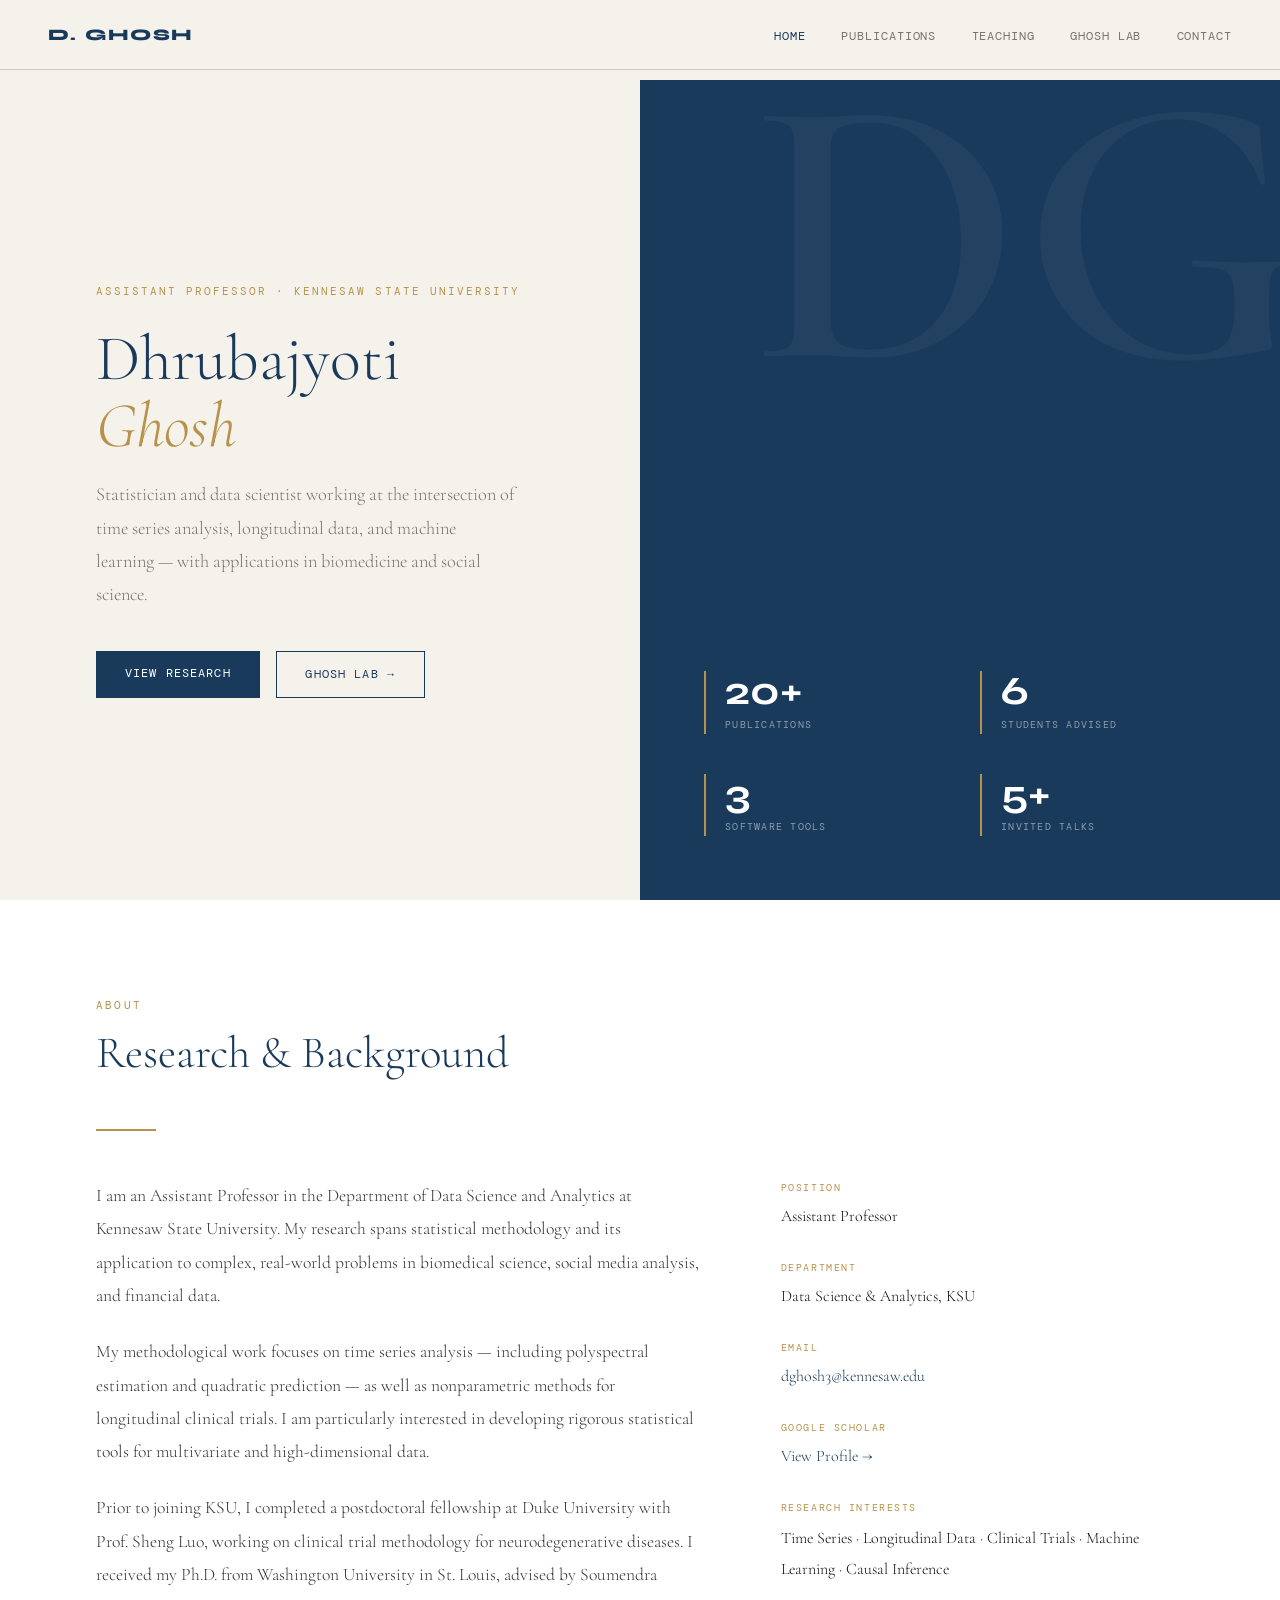
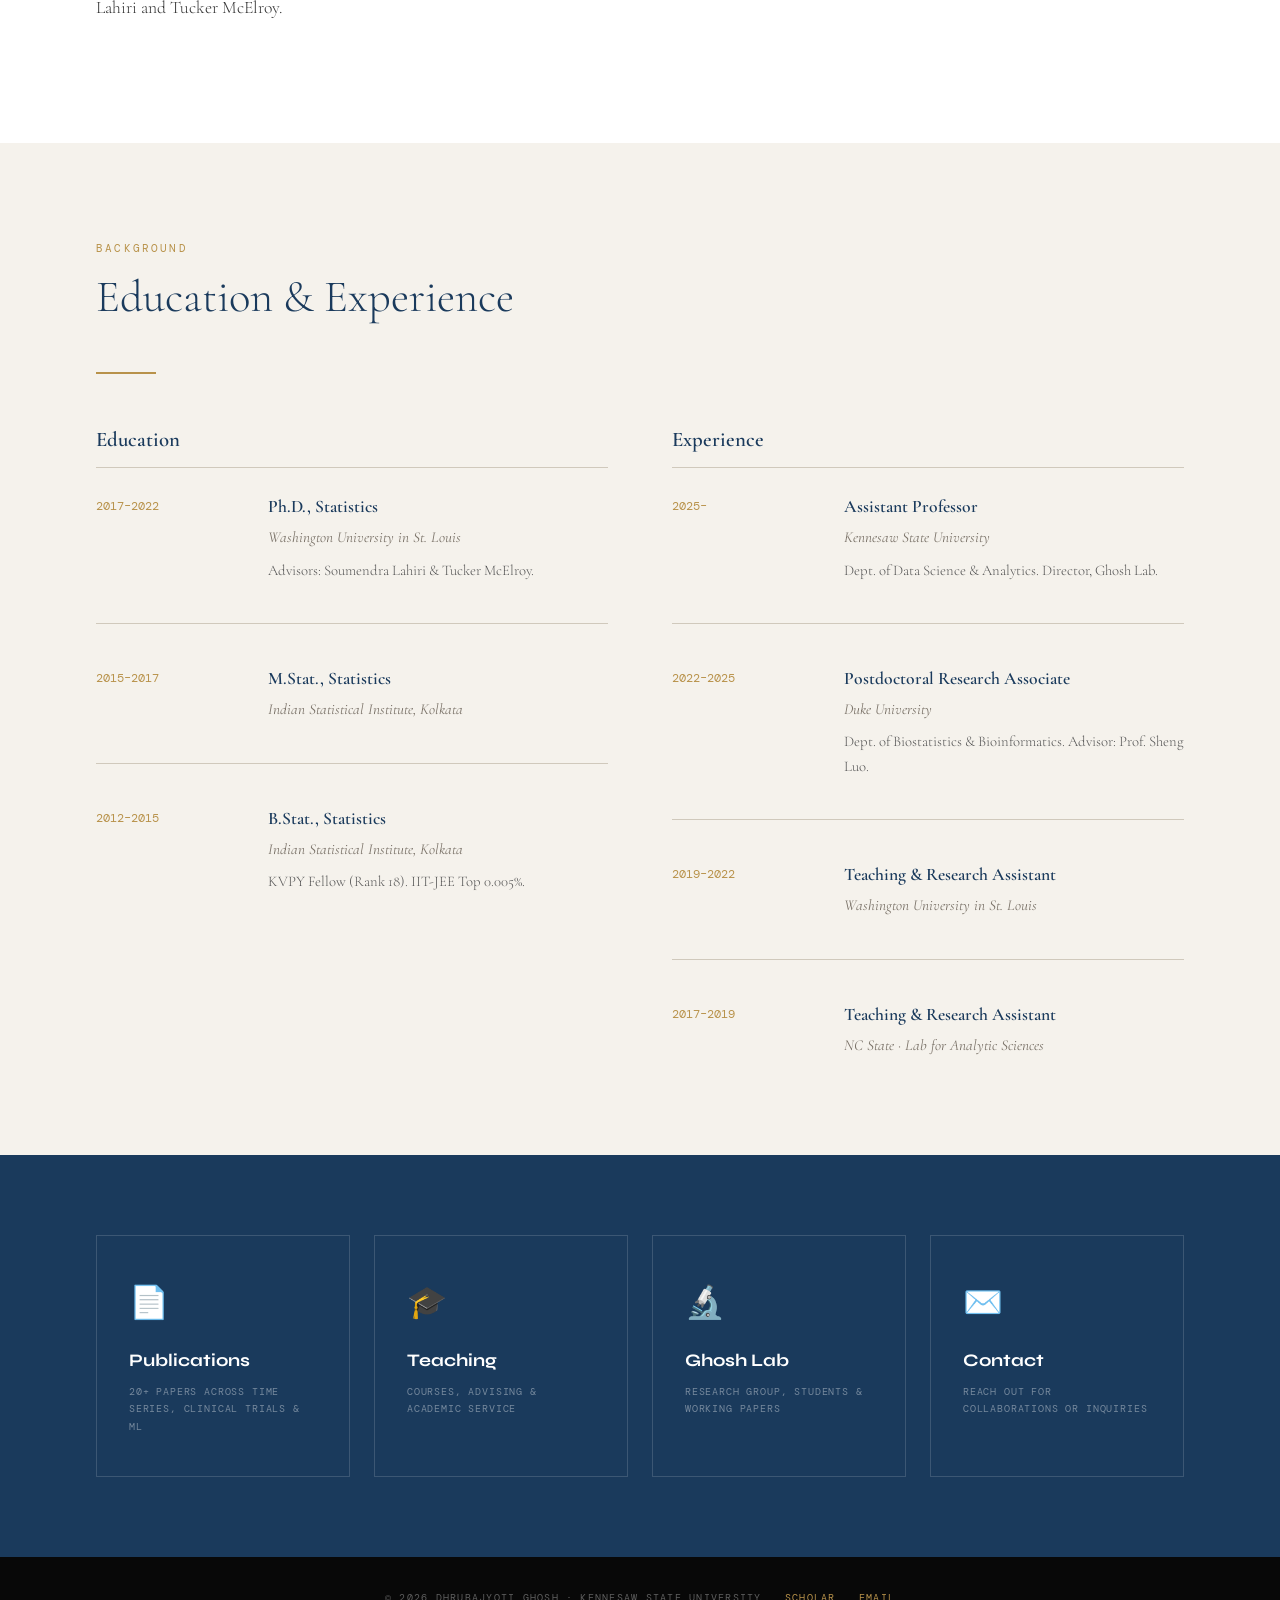
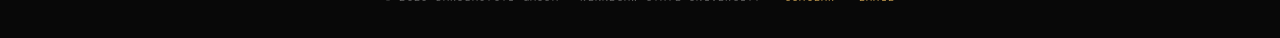
<file: index.html>
<!DOCTYPE html>
<html lang="en">
<head>
  <meta charset="UTF-8" /><meta name="viewport" content="width=device-width, initial-scale=1.0"/>
  <title>Dhrubajyoti Ghosh | Home</title>
  <link rel="preconnect" href="https://fonts.googleapis.com">
  <link href="https://fonts.googleapis.com/css2?family=Cormorant+Garamond:ital,wght@0,300;0,400;0,600;1,300;1,400&family=DM+Mono:wght@300;400;500&family=Syne:wght@400;600;700;800&display=swap" rel="stylesheet">
  <link rel="stylesheet" href="style.css">
</head>
<body>

<nav>
  <a href="index.html" class="nav-logo">D. Ghosh</a>
  <ul class="nav-links">
    <li><a href="index.html" class="active">Home</a></li>
    <li><a href="publications.html">Publications</a></li>
    <li><a href="teaching.html">Teaching</a></li>
    <li><a href="lab.html">Ghosh Lab</a></li>
    <li><a href="contact.html">Contact</a></li>
  </ul>
</nav>

<!-- HERO -->
<div id="hero">
  <div class="hero-left">
    <div class="hero-tag">Assistant Professor · Kennesaw State University</div>
    <h1 class="hero-name">Dhrubajyoti<br><em>Ghosh</em></h1>
    <p class="hero-title">Statistician and data scientist working at the intersection of time series analysis, longitudinal data, and machine learning — with applications in biomedicine and social science.</p>
    <div class="hero-btns">
      <a href="publications.html" class="btn btn-primary">View Research</a>
      <a href="lab.html" class="btn btn-outline">Ghosh Lab →</a>
    </div>
  </div>
  <div class="hero-right">
    <div class="hero-stats">
      <div class="stat-item"><div class="stat-num">20+</div><div class="stat-label">Publications</div></div>
      <div class="stat-item"><div class="stat-num">6</div><div class="stat-label">Students Advised</div></div>
      <div class="stat-item"><div class="stat-num">3</div><div class="stat-label">Software Tools</div></div>
      <div class="stat-item"><div class="stat-num">5+</div><div class="stat-label">Invited Talks</div></div>
    </div>
  </div>
</div>

<!-- ABOUT -->
<section id="about" style="display:grid;grid-template-columns:3fr 2fr;gap:5rem;padding:6rem 6rem;background:white;">
  <div class="fade-in">
    <div class="section-label">About</div>
    <h2 class="section-title">Research &amp; Background</h2>
    <div class="divider"></div>
    <p style="font-size:1.1rem;color:#333;margin-bottom:1.4rem;font-weight:300;line-height:1.9;">I am an Assistant Professor in the Department of Data Science and Analytics at Kennesaw State University. My research spans statistical methodology and its application to complex, real-world problems in biomedical science, social media analysis, and financial data.</p>
    <p style="font-size:1.1rem;color:#333;margin-bottom:1.4rem;font-weight:300;line-height:1.9;">My methodological work focuses on time series analysis — including polyspectral estimation and quadratic prediction — as well as nonparametric methods for longitudinal clinical trials. I am particularly interested in developing rigorous statistical tools for multivariate and high-dimensional data.</p>
    <p style="font-size:1.1rem;color:#333;margin-bottom:1.4rem;font-weight:300;line-height:1.9;">Prior to joining KSU, I completed a postdoctoral fellowship at Duke University with Prof. Sheng Luo, working on clinical trial methodology for neurodegenerative diseases. I received my Ph.D. from Washington University in St. Louis, advised by Soumendra Lahiri and Tucker McElroy.</p>
  </div>
  <div class="fade-in">
    <div class="section-label">&nbsp;</div><h2 class="section-title">&nbsp;</h2><div class="divider" style="opacity:0"></div>
    <div class="info-block"><div class="info-label">Position</div><div class="info-val">Assistant Professor</div></div>
    <div class="info-block"><div class="info-label">Department</div><div class="info-val">Data Science &amp; Analytics, KSU</div></div>
    <div class="info-block"><div class="info-label">Email</div><div class="info-val"><a href="mailto:dghosh3@kennesaw.edu">dghosh3@kennesaw.edu</a></div></div>
    <div class="info-block"><div class="info-label">Google Scholar</div><div class="info-val"><a href="https://scholar.google.com/citations?user=AAVtmXkAAAAJ&hl=en" target="_blank">View Profile →</a></div></div>
    <div class="info-block"><div class="info-label">Research Interests</div><div class="info-val" style="line-height:1.9">Time Series · Longitudinal Data · Clinical Trials · Machine Learning · Causal Inference</div></div>
  </div>
</section>

<!-- EDUCATION & EXPERIENCE -->
<section style="padding:6rem 6rem;background:var(--paper);">
  <div class="section-label">Background</div>
  <h2 class="section-title fade-in">Education &amp; Experience</h2>
  <div class="divider"></div>
  <div style="display:grid;grid-template-columns:1fr 1fr;gap:4rem;">
    <div class="fade-in">
      <div class="col-heading">Education</div>
      <div class="timeline-item"><div class="tl-year">2017–2022</div><div><div class="tl-title">Ph.D., Statistics</div><div class="tl-sub">Washington University in St. Louis</div><div class="tl-desc">Advisors: Soumendra Lahiri &amp; Tucker McElroy.</div></div></div>
      <div class="timeline-item"><div class="tl-year">2015–2017</div><div><div class="tl-title">M.Stat., Statistics</div><div class="tl-sub">Indian Statistical Institute, Kolkata</div></div></div>
      <div class="timeline-item"><div class="tl-year">2012–2015</div><div><div class="tl-title">B.Stat., Statistics</div><div class="tl-sub">Indian Statistical Institute, Kolkata</div><div class="tl-desc">KVPY Fellow (Rank 18). IIT-JEE Top 0.005%.</div></div></div>
    </div>
    <div class="fade-in">
      <div class="col-heading">Experience</div>
      <div class="timeline-item"><div class="tl-year">2025–</div><div><div class="tl-title">Assistant Professor</div><div class="tl-sub">Kennesaw State University</div><div class="tl-desc">Dept. of Data Science &amp; Analytics. Director, Ghosh Lab.</div></div></div>
      <div class="timeline-item"><div class="tl-year">2022–2025</div><div><div class="tl-title">Postdoctoral Research Associate</div><div class="tl-sub">Duke University</div><div class="tl-desc">Dept. of Biostatistics &amp; Bioinformatics. Advisor: Prof. Sheng Luo.</div></div></div>
      <div class="timeline-item"><div class="tl-year">2019–2022</div><div><div class="tl-title">Teaching &amp; Research Assistant</div><div class="tl-sub">Washington University in St. Louis</div></div></div>
      <div class="timeline-item"><div class="tl-year">2017–2019</div><div><div class="tl-title">Teaching &amp; Research Assistant</div><div class="tl-sub">NC State · Lab for Analytic Sciences</div></div></div>
    </div>
  </div>
</section>

<!-- QUICK NAV CARDS -->
<section style="background:var(--accent);padding:5rem 6rem;">
  <div style="display:grid;grid-template-columns:repeat(4,1fr);gap:1.5rem;" class="fade-in">
    <a href="publications.html" class="ql-card"><div class="ql-icon">📄</div><div class="ql-title">Publications</div><div class="ql-desc">20+ papers across time series, clinical trials &amp; ML</div></a>
    <a href="teaching.html" class="ql-card"><div class="ql-icon">🎓</div><div class="ql-title">Teaching</div><div class="ql-desc">Courses, advising &amp; academic service</div></a>
    <a href="lab.html" class="ql-card"><div class="ql-icon">🔬</div><div class="ql-title">Ghosh Lab</div><div class="ql-desc">Research group, students &amp; working papers</div></a>
    <a href="contact.html" class="ql-card"><div class="ql-icon">✉️</div><div class="ql-title">Contact</div><div class="ql-desc">Reach out for collaborations or inquiries</div></a>
  </div>
</section>

<footer>
  &copy; 2026 Dhrubajyoti Ghosh · Kennesaw State University
  <a href="https://scholar.google.com/citations?user=AAVtmXkAAAAJ&hl=en" target="_blank">Scholar</a>
  <a href="mailto:dghosh3@kennesaw.edu">Email</a>
</footer>
<script src="main.js"></script>
</body>
</html>
</file>
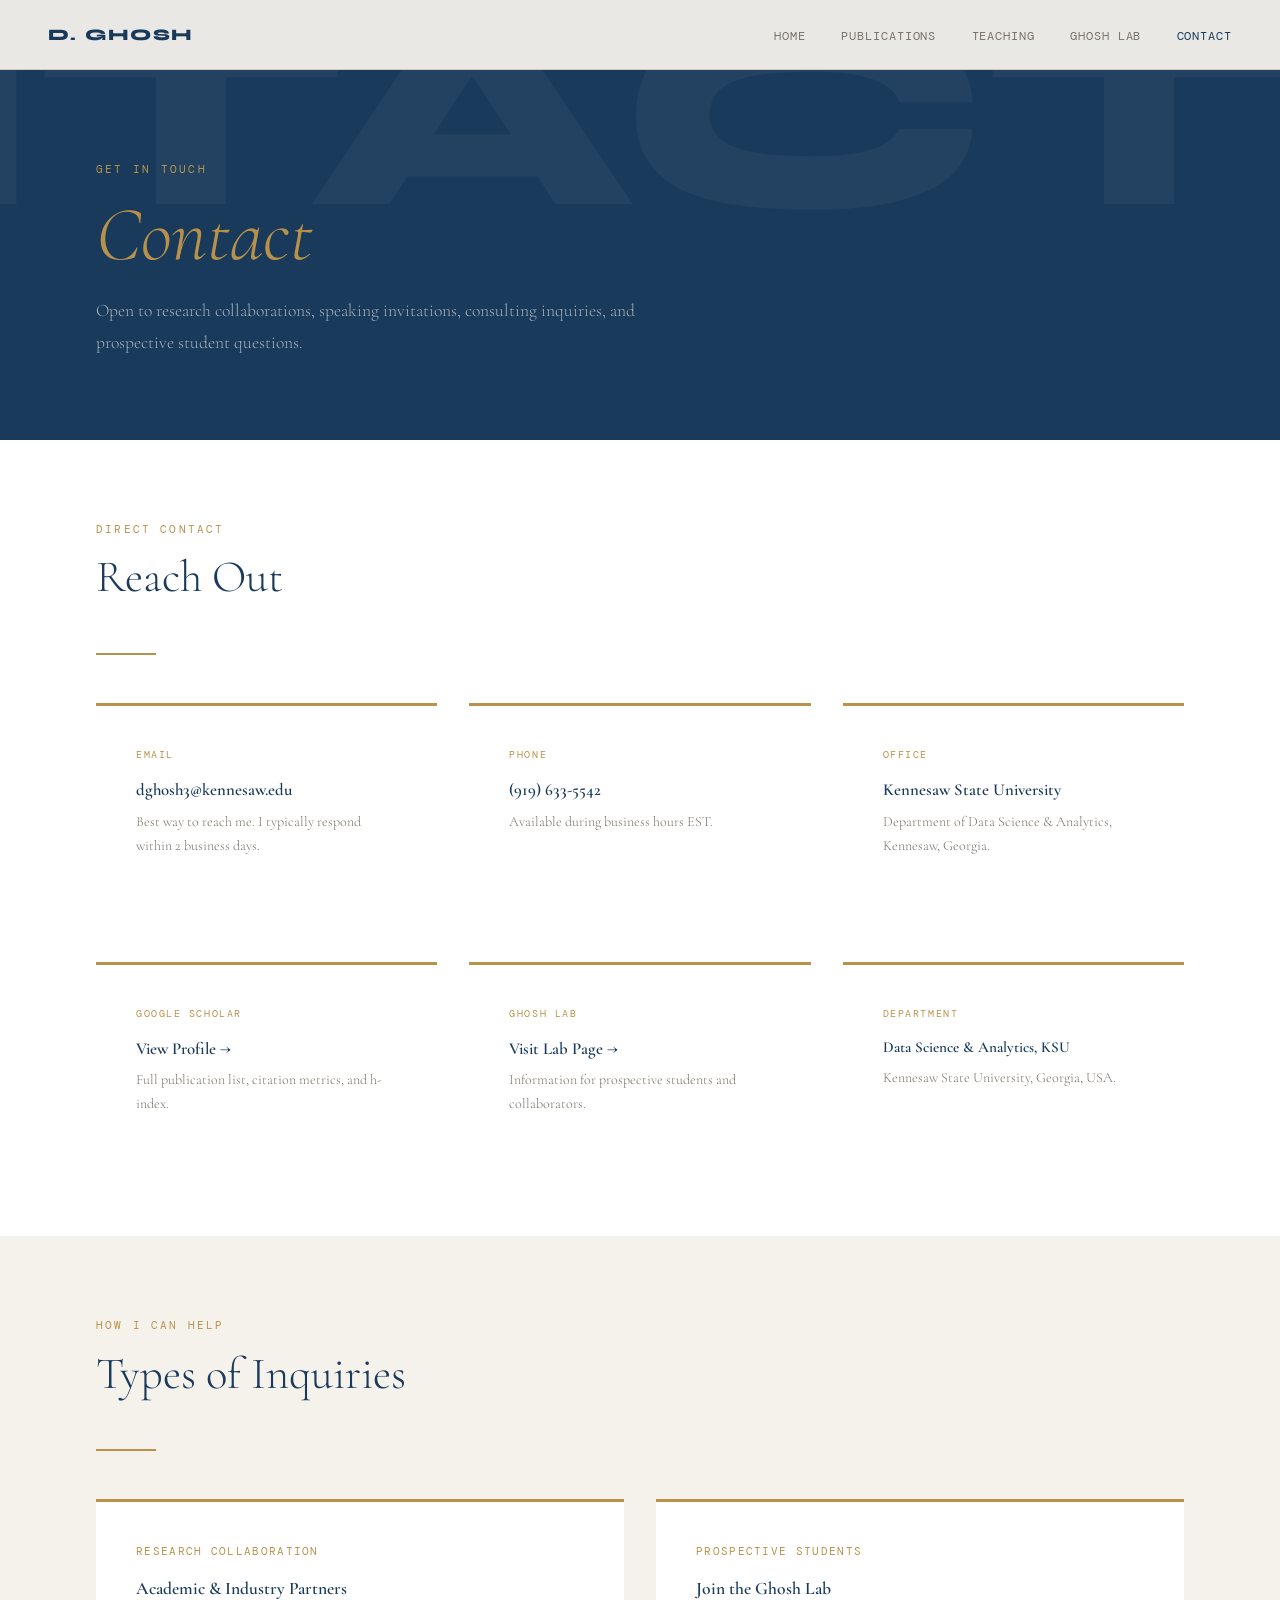
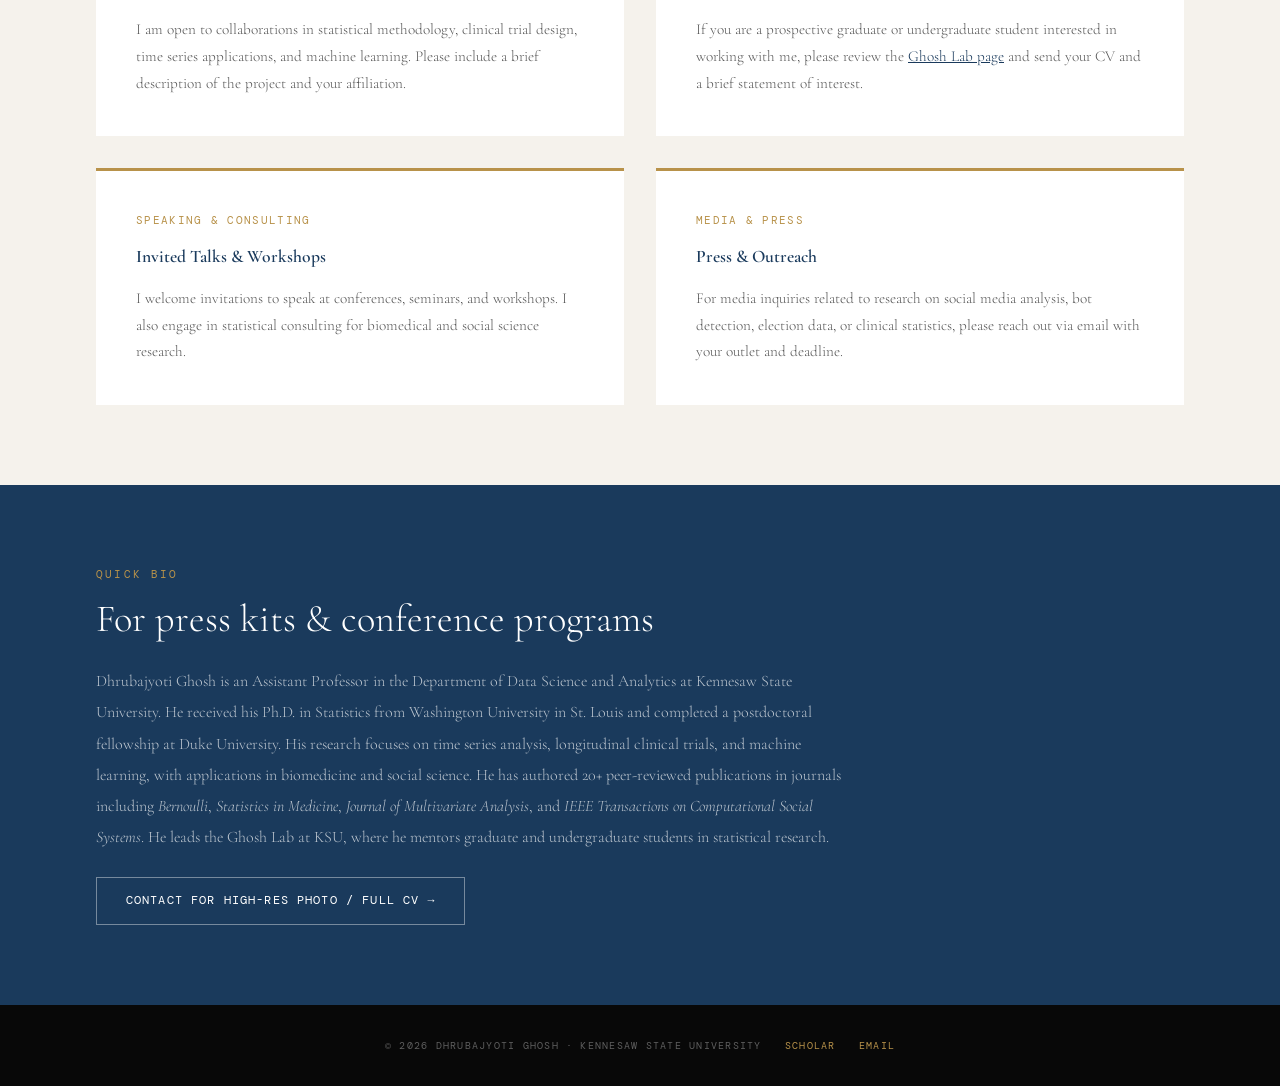
<file: contact.html>
<!DOCTYPE html>
<html lang="en">
<head>
  <meta charset="UTF-8" /><meta name="viewport" content="width=device-width, initial-scale=1.0"/>
  <title>Contact | Dhrubajyoti Ghosh</title>
  <link rel="preconnect" href="https://fonts.googleapis.com">
  <link href="https://fonts.googleapis.com/css2?family=Cormorant+Garamond:ital,wght@0,300;0,400;0,600;1,300;1,400&family=DM+Mono:wght@300;400;500&family=Syne:wght@400;600;700;800&display=swap" rel="stylesheet">
  <link rel="stylesheet" href="style.css">
</head>
<body>

<nav>
  <a href="index.html" class="nav-logo">D. Ghosh</a>
  <ul class="nav-links">
    <li><a href="index.html">Home</a></li>
    <li><a href="publications.html">Publications</a></li>
    <li><a href="teaching.html">Teaching</a></li>
    <li><a href="lab.html">Ghosh Lab</a></li>
    <li><a href="contact.html" class="active">Contact</a></li>
  </ul>
</nav>

<!-- PAGE HERO -->
<div class="page-hero" data-bg="CONTACT">
  <div class="page-hero-tag">Get In Touch</div>
  <h1 class="page-hero-title"><em>Contact</em></h1>
  <p class="page-hero-sub">Open to research collaborations, speaking invitations, consulting inquiries, and prospective student questions.</p>
</div>

<!-- CONTACT CARDS -->
<section style="padding:5rem 6rem;background:white;">
  <div class="section-label">Direct Contact</div>
  <h2 class="section-title fade-in">Reach Out</h2>
  <div class="divider"></div>
  <div style="display:grid;grid-template-columns:repeat(3,1fr);gap:2rem;margin-bottom:4rem;" class="fade-in">
    <div class="contact-card">
      <div class="contact-card-label">Email</div>
      <div class="contact-card-val"><a href="mailto:dghosh3@kennesaw.edu">dghosh3@kennesaw.edu</a></div>
      <div class="contact-card-sub">Best way to reach me. I typically respond within 2 business days.</div>
    </div>
    <div class="contact-card">
      <div class="contact-card-label">Phone</div>
      <div class="contact-card-val">(919) 633-5542</div>
      <div class="contact-card-sub">Available during business hours EST.</div>
    </div>
    <div class="contact-card">
      <div class="contact-card-label">Office</div>
      <div class="contact-card-val">Kennesaw State University</div>
      <div class="contact-card-sub">Department of Data Science &amp; Analytics, Kennesaw, Georgia.</div>
    </div>
  </div>

  <div style="display:grid;grid-template-columns:repeat(3,1fr);gap:2rem;" class="fade-in">
    <div class="contact-card">
      <div class="contact-card-label">Google Scholar</div>
      <div class="contact-card-val"><a href="https://scholar.google.com/citations?user=AAVtmXkAAAAJ&hl=en" target="_blank">View Profile →</a></div>
      <div class="contact-card-sub">Full publication list, citation metrics, and h-index.</div>
    </div>
    <div class="contact-card">
      <div class="contact-card-label">Ghosh Lab</div>
      <div class="contact-card-val"><a href="lab.html">Visit Lab Page →</a></div>
      <div class="contact-card-sub">Information for prospective students and collaborators.</div>
    </div>
    <div class="contact-card">
      <div class="contact-card-label">Department</div>
      <div class="contact-card-val" style="font-size:0.95rem;">Data Science &amp; Analytics, KSU</div>
      <div class="contact-card-sub">Kennesaw State University, Georgia, USA.</div>
    </div>
  </div>
</section>

<!-- INQUIRY TYPES -->
<section style="padding:5rem 6rem;background:var(--paper);">
  <div class="section-label">How I Can Help</div>
  <h2 class="section-title fade-in">Types of Inquiries</h2>
  <div class="divider"></div>
  <div style="display:grid;grid-template-columns:1fr 1fr;gap:2rem;" class="fade-in">

    <div style="padding:2.5rem;background:white;border-top:3px solid var(--gold);">
      <div style="font-family:'DM Mono',monospace;font-size:0.68rem;letter-spacing:0.12em;text-transform:uppercase;color:var(--gold);margin-bottom:0.8rem;">Research Collaboration</div>
      <div style="font-size:1.1rem;font-weight:600;color:var(--accent);margin-bottom:0.8rem;">Academic &amp; Industry Partners</div>
      <p style="font-size:0.95rem;color:#555;font-weight:300;line-height:1.75;">I am open to collaborations in statistical methodology, clinical trial design, time series applications, and machine learning. Please include a brief description of the project and your affiliation.</p>
    </div>

    <div style="padding:2.5rem;background:white;border-top:3px solid var(--gold);">
      <div style="font-family:'DM Mono',monospace;font-size:0.68rem;letter-spacing:0.12em;text-transform:uppercase;color:var(--gold);margin-bottom:0.8rem;">Prospective Students</div>
      <div style="font-size:1.1rem;font-weight:600;color:var(--accent);margin-bottom:0.8rem;">Join the Ghosh Lab</div>
      <p style="font-size:0.95rem;color:#555;font-weight:300;line-height:1.75;">If you are a prospective graduate or undergraduate student interested in working with me, please review the <a href="lab.html" style="color:var(--accent);">Ghosh Lab page</a> and send your CV and a brief statement of interest.</p>
    </div>

    <div style="padding:2.5rem;background:white;border-top:3px solid var(--gold);">
      <div style="font-family:'DM Mono',monospace;font-size:0.68rem;letter-spacing:0.12em;text-transform:uppercase;color:var(--gold);margin-bottom:0.8rem;">Speaking &amp; Consulting</div>
      <div style="font-size:1.1rem;font-weight:600;color:var(--accent);margin-bottom:0.8rem;">Invited Talks &amp; Workshops</div>
      <p style="font-size:0.95rem;color:#555;font-weight:300;line-height:1.75;">I welcome invitations to speak at conferences, seminars, and workshops. I also engage in statistical consulting for biomedical and social science research.</p>
    </div>

    <div style="padding:2.5rem;background:white;border-top:3px solid var(--gold);">
      <div style="font-family:'DM Mono',monospace;font-size:0.68rem;letter-spacing:0.12em;text-transform:uppercase;color:var(--gold);margin-bottom:0.8rem;">Media &amp; Press</div>
      <div style="font-size:1.1rem;font-weight:600;color:var(--accent);margin-bottom:0.8rem;">Press &amp; Outreach</div>
      <p style="font-size:0.95rem;color:#555;font-weight:300;line-height:1.75;">For media inquiries related to research on social media analysis, bot detection, election data, or clinical statistics, please reach out via email with your outlet and deadline.</p>
    </div>

  </div>
</section>

<!-- QUICK BIO -->
<section style="padding:5rem 6rem;background:var(--accent);">
  <div style="max-width:760px;" class="fade-in">
    <div style="font-family:'DM Mono',monospace;font-size:0.68rem;letter-spacing:0.2em;text-transform:uppercase;color:var(--gold);margin-bottom:0.8rem;">Quick Bio</div>
    <h2 style="font-size:clamp(1.8rem,3vw,2.5rem);font-weight:300;color:white;margin-bottom:1.5rem;line-height:1.2;">For press kits &amp; conference programs</h2>
    <p style="font-size:1rem;color:rgba(255,255,255,0.7);font-weight:300;line-height:1.95;margin-bottom:1.5rem;">Dhrubajyoti Ghosh is an Assistant Professor in the Department of Data Science and Analytics at Kennesaw State University. He received his Ph.D. in Statistics from Washington University in St. Louis and completed a postdoctoral fellowship at Duke University. His research focuses on time series analysis, longitudinal clinical trials, and machine learning, with applications in biomedicine and social science. He has authored 20+ peer-reviewed publications in journals including <em>Bernoulli</em>, <em>Statistics in Medicine</em>, <em>Journal of Multivariate Analysis</em>, and <em>IEEE Transactions on Computational Social Systems</em>. He leads the Ghosh Lab at KSU, where he mentors graduate and undergraduate students in statistical research.</p>
    <a href="mailto:dghosh3@kennesaw.edu" class="btn btn-outline-white">Contact for High-Res Photo / Full CV →</a>
  </div>
</section>

<footer>
  &copy; 2026 Dhrubajyoti Ghosh · Kennesaw State University
  <a href="https://scholar.google.com/citations?user=AAVtmXkAAAAJ&hl=en" target="_blank">Scholar</a>
  <a href="mailto:dghosh3@kennesaw.edu">Email</a>
</footer>
<script src="main.js"></script>
</body>
</html>
</file>
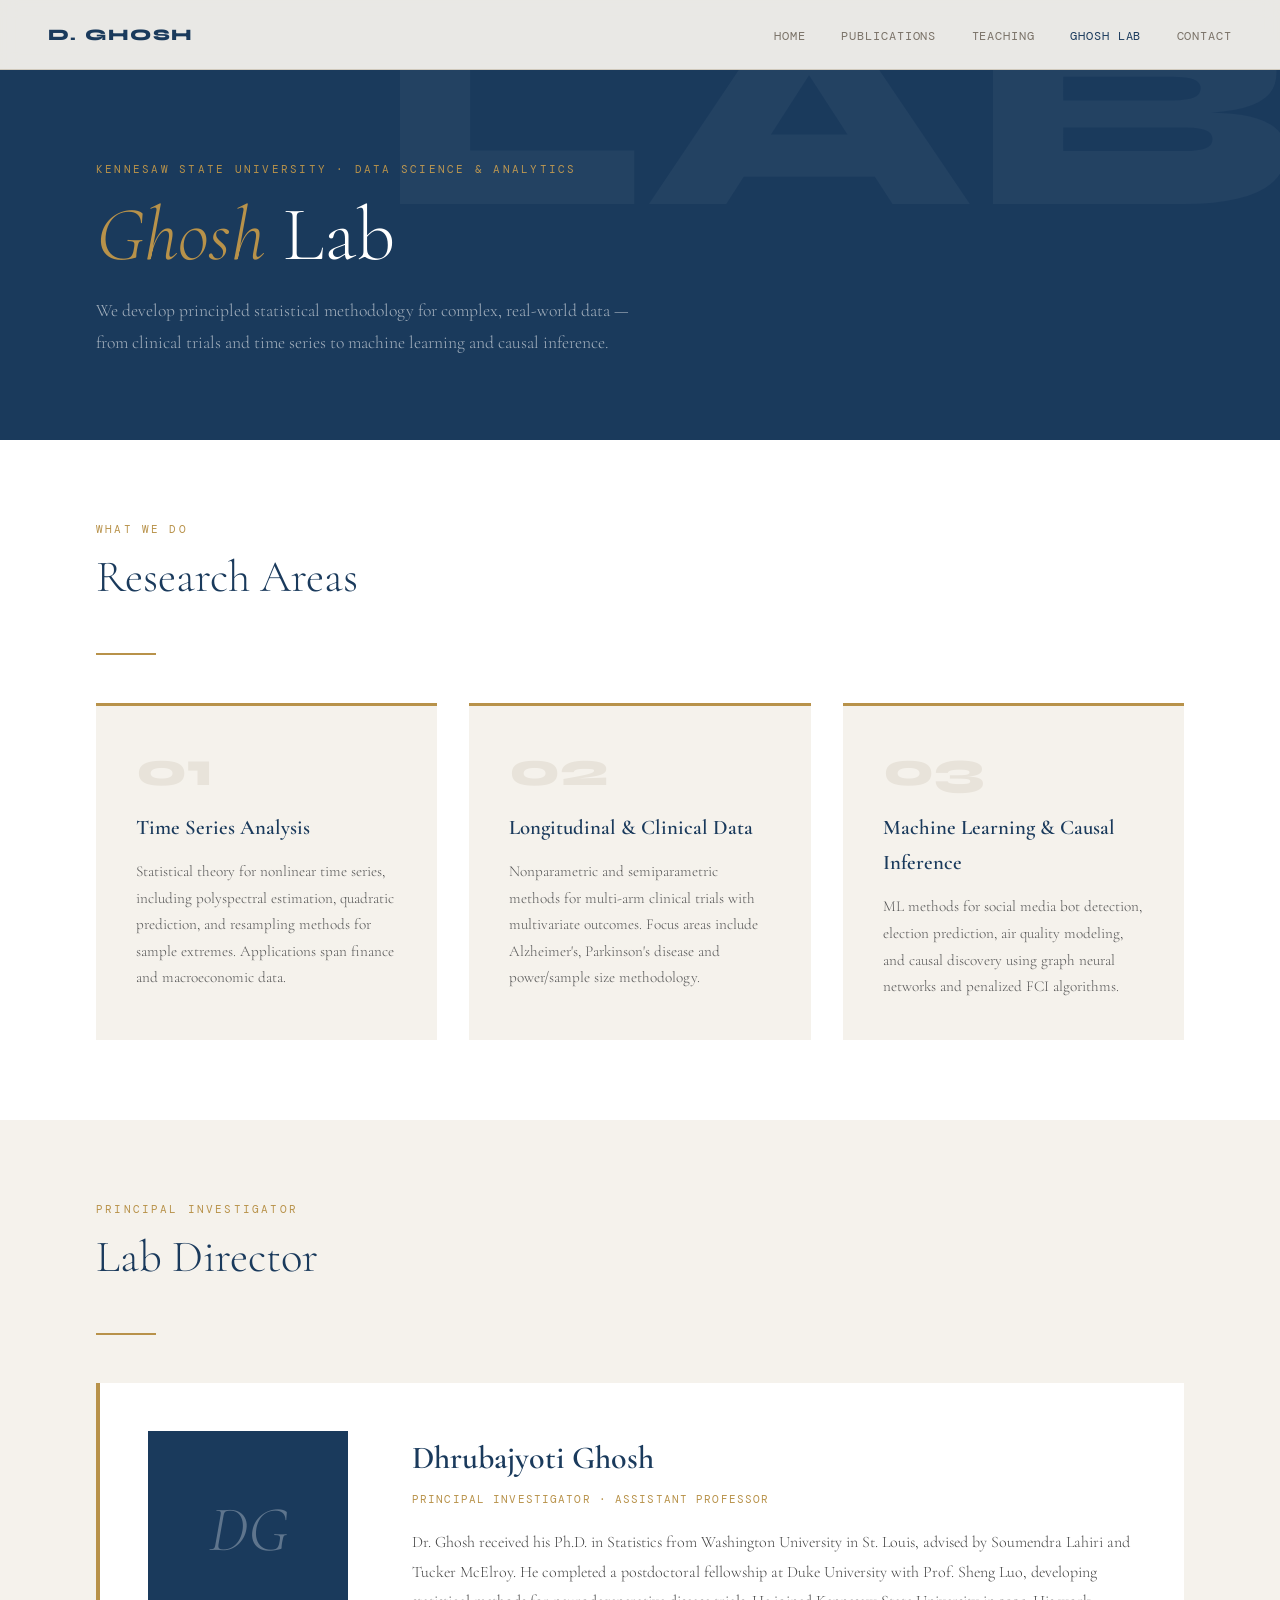
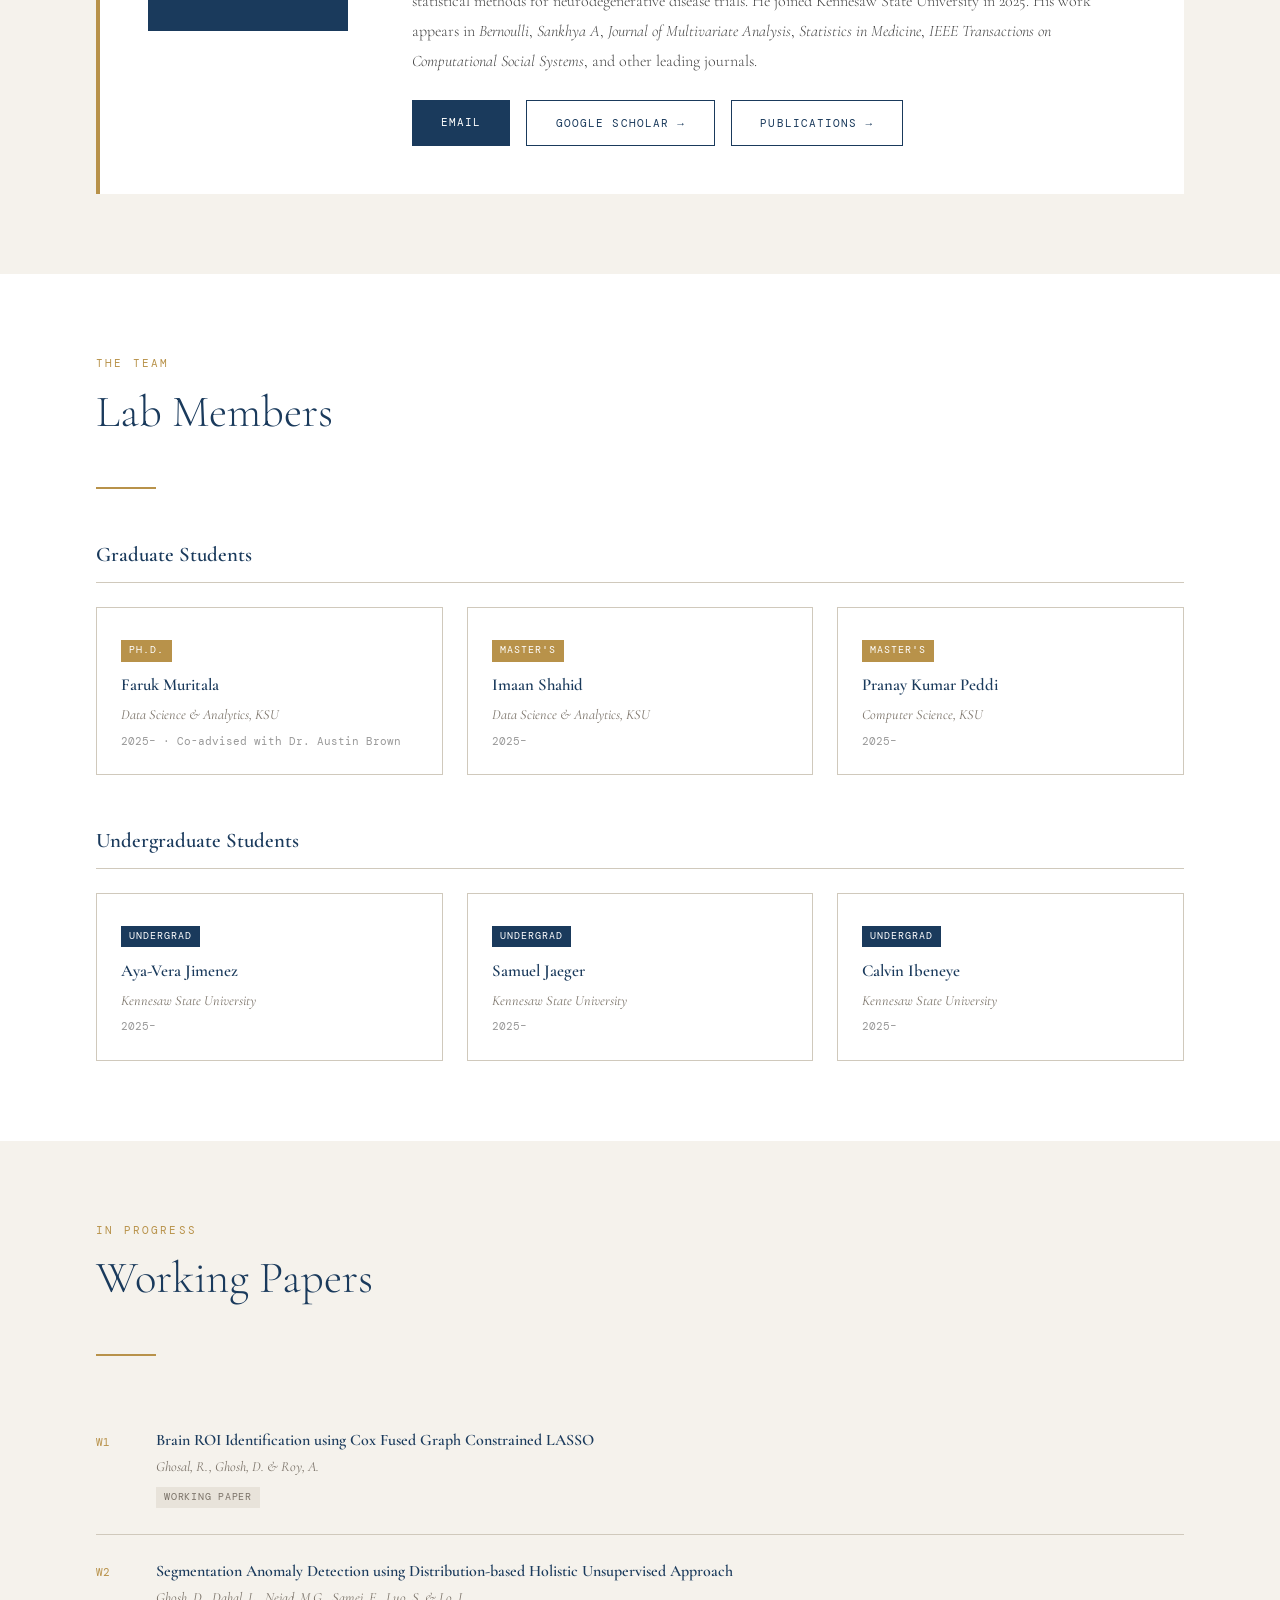
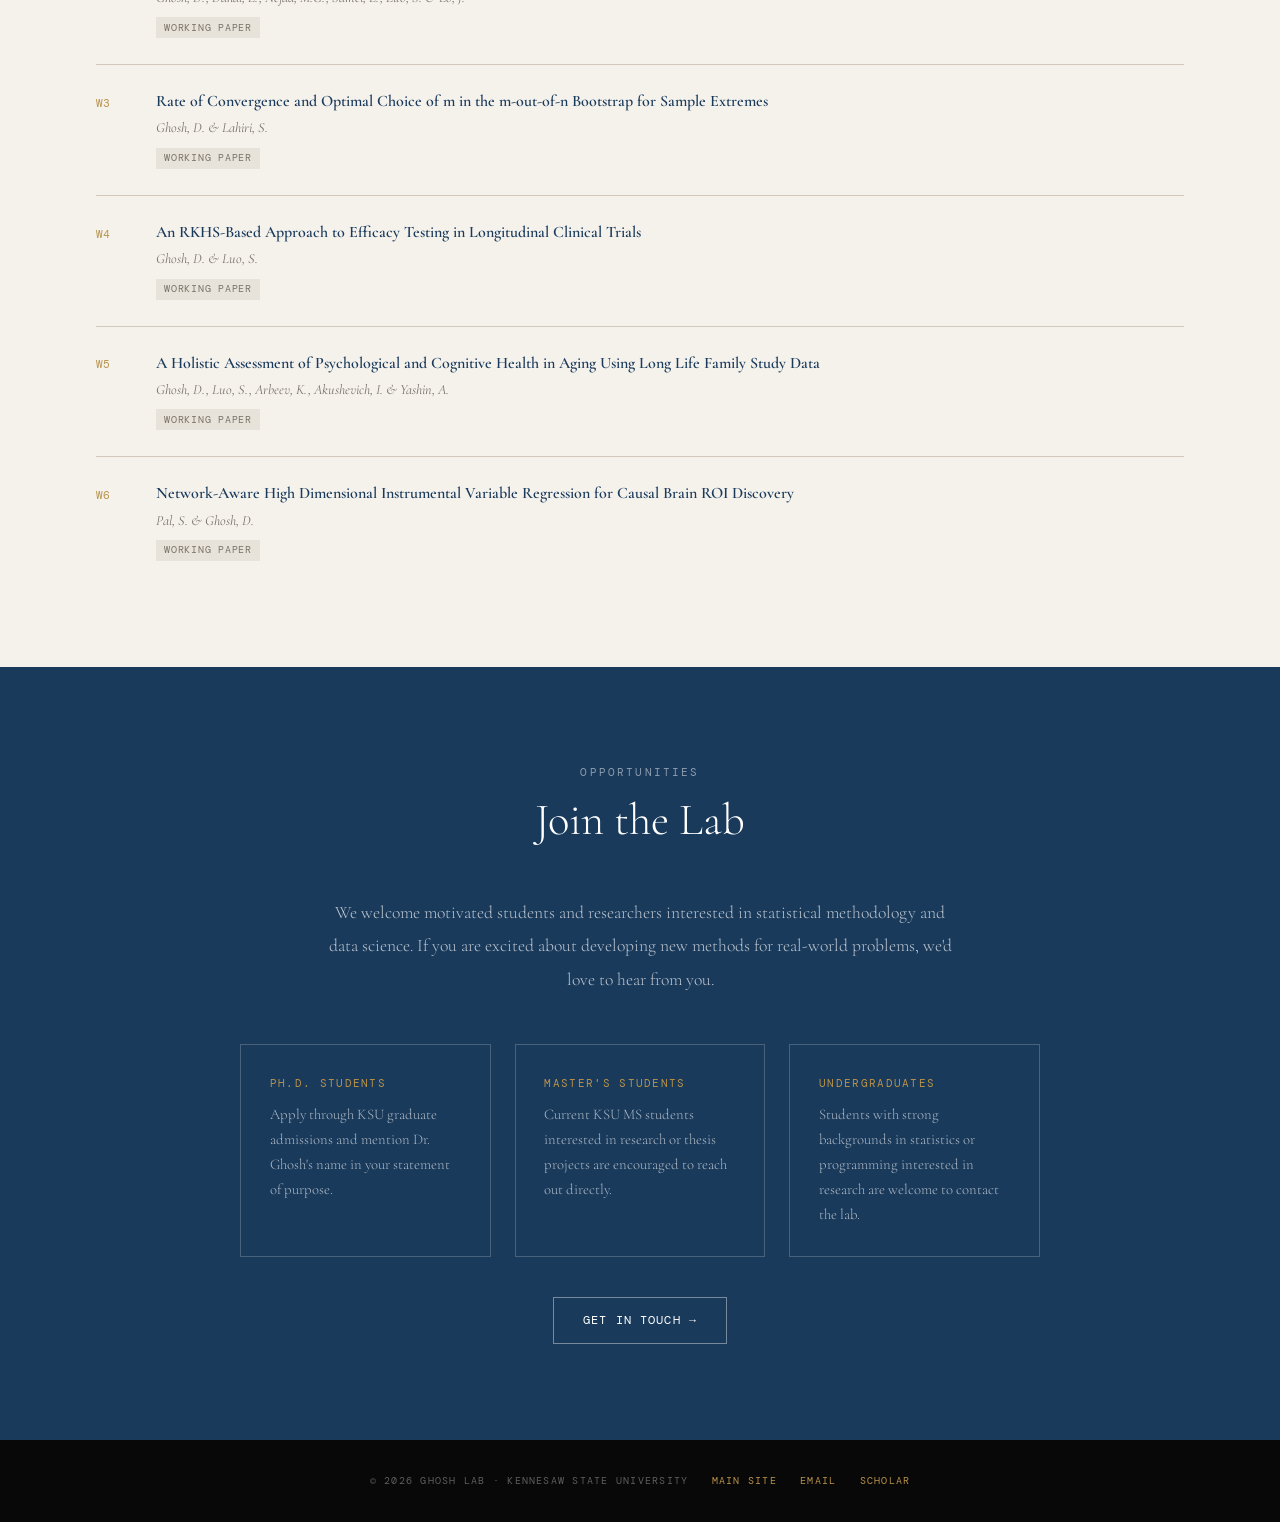
<file: lab.html>
<!DOCTYPE html>
<html lang="en">
<head>
  <meta charset="UTF-8" /><meta name="viewport" content="width=device-width, initial-scale=1.0"/>
  <title>Ghosh Lab | Kennesaw State University</title>
  <link rel="preconnect" href="https://fonts.googleapis.com">
  <link href="https://fonts.googleapis.com/css2?family=Cormorant+Garamond:ital,wght@0,300;0,400;0,600;1,300;1,400&family=DM+Mono:wght@300;400;500&family=Syne:wght@400;600;700;800&display=swap" rel="stylesheet">
  <link rel="stylesheet" href="style.css">
</head>
<body>

<nav>
  <a href="index.html" class="nav-logo">D. Ghosh</a>
  <ul class="nav-links">
    <li><a href="index.html">Home</a></li>
    <li><a href="publications.html">Publications</a></li>
    <li><a href="teaching.html">Teaching</a></li>
    <li><a href="lab.html" class="active">Ghosh Lab</a></li>
    <li><a href="contact.html">Contact</a></li>
  </ul>
</nav>

<!-- PAGE HERO -->
<div class="page-hero" data-bg="LAB">
  <div class="page-hero-tag">Kennesaw State University · Data Science &amp; Analytics</div>
  <h1 class="page-hero-title"><em>Ghosh</em> Lab</h1>
  <p class="page-hero-sub">We develop principled statistical methodology for complex, real-world data — from clinical trials and time series to machine learning and causal inference.</p>
</div>

<!-- RESEARCH THEMES -->
<section style="padding:5rem 6rem;background:white;">
  <div class="section-label">What We Do</div>
  <h2 class="section-title fade-in">Research Areas</h2>
  <div class="divider"></div>
  <div style="display:grid;grid-template-columns:repeat(3,1fr);gap:2rem;" class="fade-in">
    <div style="padding:2.5rem;border-top:3px solid var(--gold);background:var(--paper);">
      <div style="font-family:'Syne',sans-serif;font-size:3rem;font-weight:800;color:var(--light);line-height:1;margin-bottom:1rem;">01</div>
      <div style="font-size:1.3rem;font-weight:600;color:var(--accent);margin-bottom:0.8rem;">Time Series Analysis</div>
      <div style="font-size:0.95rem;color:#555;font-weight:300;line-height:1.75;">Statistical theory for nonlinear time series, including polyspectral estimation, quadratic prediction, and resampling methods for sample extremes. Applications span finance and macroeconomic data.</div>
    </div>
    <div style="padding:2.5rem;border-top:3px solid var(--gold);background:var(--paper);">
      <div style="font-family:'Syne',sans-serif;font-size:3rem;font-weight:800;color:var(--light);line-height:1;margin-bottom:1rem;">02</div>
      <div style="font-size:1.3rem;font-weight:600;color:var(--accent);margin-bottom:0.8rem;">Longitudinal &amp; Clinical Data</div>
      <div style="font-size:0.95rem;color:#555;font-weight:300;line-height:1.75;">Nonparametric and semiparametric methods for multi-arm clinical trials with multivariate outcomes. Focus areas include Alzheimer's, Parkinson's disease and power/sample size methodology.</div>
    </div>
    <div style="padding:2.5rem;border-top:3px solid var(--gold);background:var(--paper);">
      <div style="font-family:'Syne',sans-serif;font-size:3rem;font-weight:800;color:var(--light);line-height:1;margin-bottom:1rem;">03</div>
      <div style="font-size:1.3rem;font-weight:600;color:var(--accent);margin-bottom:0.8rem;">Machine Learning &amp; Causal Inference</div>
      <div style="font-size:0.95rem;color:#555;font-weight:300;line-height:1.75;">ML methods for social media bot detection, election prediction, air quality modeling, and causal discovery using graph neural networks and penalized FCI algorithms.</div>
    </div>
  </div>
</section>

<!-- PI -->
<section style="padding:5rem 6rem;background:var(--paper);">
  <div class="section-label">Principal Investigator</div>
  <h2 class="section-title fade-in">Lab Director</h2>
  <div class="divider"></div>
  <div style="display:grid;grid-template-columns:200px 1fr;gap:4rem;background:white;padding:3rem;border-left:4px solid var(--gold);" class="fade-in">
    <div style="background:var(--accent);display:flex;align-items:center;justify-content:center;font-family:'Cormorant Garamond',serif;font-size:4rem;font-weight:300;color:rgba(255,255,255,0.3);font-style:italic;aspect-ratio:1;">DG</div>
    <div>
      <div style="font-size:2rem;font-weight:600;color:var(--accent);margin-bottom:0.3rem;">Dhrubajyoti Ghosh</div>
      <div style="font-family:'DM Mono',monospace;font-size:0.7rem;letter-spacing:0.1em;text-transform:uppercase;color:var(--gold);margin-bottom:1.2rem;">Principal Investigator · Assistant Professor</div>
      <p style="font-size:1rem;color:#444;font-weight:300;line-height:1.85;">Dr. Ghosh received his Ph.D. in Statistics from Washington University in St. Louis, advised by Soumendra Lahiri and Tucker McElroy. He completed a postdoctoral fellowship at Duke University with Prof. Sheng Luo, developing statistical methods for neurodegenerative disease trials. He joined Kennesaw State University in 2025. His work appears in <em>Bernoulli</em>, <em>Sankhya A</em>, <em>Journal of Multivariate Analysis</em>, <em>Statistics in Medicine</em>, <em>IEEE Transactions on Computational Social Systems</em>, and other leading journals.</p>
      <div style="margin-top:1.5rem;display:flex;gap:1rem;flex-wrap:wrap;">
        <a href="mailto:dghosh3@kennesaw.edu" class="btn btn-primary" style="font-size:0.68rem;">Email</a>
        <a href="https://scholar.google.com/citations?user=AAVtmXkAAAAJ&hl=en" target="_blank" class="btn btn-outline" style="font-size:0.68rem;">Google Scholar →</a>
        <a href="publications.html" class="btn btn-outline" style="font-size:0.68rem;">Publications →</a>
      </div>
    </div>
  </div>
</section>

<!-- STUDENTS -->
<section style="padding:5rem 6rem;background:white;">
  <div class="section-label">The Team</div>
  <h2 class="section-title fade-in">Lab Members</h2>
  <div class="divider"></div>

  <div class="col-heading fade-in">Graduate Students</div>
  <div style="display:grid;grid-template-columns:repeat(3,1fr);gap:1.5rem;margin-bottom:3rem;" class="fade-in">
    <div class="student-card">
      <span class="student-badge grad">Ph.D.</span>
      <div class="student-name">Faruk Muritala</div>
      <div class="student-dept">Data Science &amp; Analytics, KSU</div>
      <div class="student-year">2025– · Co-advised with Dr. Austin Brown</div>
    </div>
    <div class="student-card">
      <span class="student-badge grad">Master's</span>
      <div class="student-name">Imaan Shahid</div>
      <div class="student-dept">Data Science &amp; Analytics, KSU</div>
      <div class="student-year">2025–</div>
    </div>
    <div class="student-card">
      <span class="student-badge grad">Master's</span>
      <div class="student-name">Pranay Kumar Peddi</div>
      <div class="student-dept">Computer Science, KSU</div>
      <div class="student-year">2025–</div>
    </div>
  </div>

  <div class="col-heading fade-in">Undergraduate Students</div>
  <div style="display:grid;grid-template-columns:repeat(3,1fr);gap:1.5rem;" class="fade-in">
    <div class="student-card">
      <span class="student-badge">Undergrad</span>
      <div class="student-name">Aya-Vera Jimenez</div>
      <div class="student-dept">Kennesaw State University</div>
      <div class="student-year">2025–</div>
    </div>
    <div class="student-card">
      <span class="student-badge">Undergrad</span>
      <div class="student-name">Samuel Jaeger</div>
      <div class="student-dept">Kennesaw State University</div>
      <div class="student-year">2025–</div>
    </div>
    <div class="student-card">
      <span class="student-badge">Undergrad</span>
      <div class="student-name">Calvin Ibeneye</div>
      <div class="student-dept">Kennesaw State University</div>
      <div class="student-year">2025–</div>
    </div>
  </div>
</section>

<!-- WORKING PAPERS -->
<section style="padding:5rem 6rem;background:var(--paper);">
  <div class="section-label">In Progress</div>
  <h2 class="section-title fade-in">Working Papers</h2>
  <div class="divider"></div>
  <div class="fade-in">
    <div class="wp-item"><div class="wp-num">W1</div><div><div class="wp-title">Brain ROI Identification using Cox Fused Graph Constrained LASSO</div><div class="wp-authors">Ghosal, R., Ghosh, D. &amp; Roy, A.</div><span class="wp-status">Working Paper</span></div></div>
    <div class="wp-item"><div class="wp-num">W2</div><div><div class="wp-title">Segmentation Anomaly Detection using Distribution-based Holistic Unsupervised Approach</div><div class="wp-authors">Ghosh, D., Dahal, L., Nejad, M.G., Samei, E., Luo, S. &amp; Lo, J.</div><span class="wp-status">Working Paper</span></div></div>
    <div class="wp-item"><div class="wp-num">W3</div><div><div class="wp-title">Rate of Convergence and Optimal Choice of m in the m-out-of-n Bootstrap for Sample Extremes</div><div class="wp-authors">Ghosh, D. &amp; Lahiri, S.</div><span class="wp-status">Working Paper</span></div></div>
    <div class="wp-item"><div class="wp-num">W4</div><div><div class="wp-title">An RKHS-Based Approach to Efficacy Testing in Longitudinal Clinical Trials</div><div class="wp-authors">Ghosh, D. &amp; Luo, S.</div><span class="wp-status">Working Paper</span></div></div>
    <div class="wp-item"><div class="wp-num">W5</div><div><div class="wp-title">A Holistic Assessment of Psychological and Cognitive Health in Aging Using Long Life Family Study Data</div><div class="wp-authors">Ghosh, D., Luo, S., Arbeev, K., Akushevich, I. &amp; Yashin, A.</div><span class="wp-status">Working Paper</span></div></div>
    <div class="wp-item"><div class="wp-num">W6</div><div><div class="wp-title">Network-Aware High Dimensional Instrumental Variable Regression for Causal Brain ROI Discovery</div><div class="wp-authors">Pal, S. &amp; Ghosh, D.</div><span class="wp-status">Working Paper</span></div></div>
  </div>
</section>

<!-- JOIN -->
<section style="background:var(--accent);padding:6rem 6rem;text-align:center;">
  <div class="section-label" style="color:rgba(255,255,255,0.5);">Opportunities</div>
  <h2 class="section-title" style="color:white;">Join the Lab</h2>
  <p style="max-width:640px;margin:0 auto 3rem;font-size:1.1rem;font-weight:300;color:rgba(255,255,255,0.7);line-height:1.9;">We welcome motivated students and researchers interested in statistical methodology and data science. If you are excited about developing new methods for real-world problems, we'd love to hear from you.</p>
  <div style="display:grid;grid-template-columns:repeat(3,1fr);gap:1.5rem;max-width:800px;margin:0 auto 2.5rem;" class="fade-in">
    <div style="border:1px solid rgba(255,255,255,0.2);padding:1.8rem;text-align:left;">
      <div style="font-family:'DM Mono',monospace;font-size:0.68rem;letter-spacing:0.12em;text-transform:uppercase;color:var(--gold);margin-bottom:0.6rem;">Ph.D. Students</div>
      <div style="font-size:0.92rem;font-weight:300;color:rgba(255,255,255,0.65);line-height:1.7;">Apply through KSU graduate admissions and mention Dr. Ghosh's name in your statement of purpose.</div>
    </div>
    <div style="border:1px solid rgba(255,255,255,0.2);padding:1.8rem;text-align:left;">
      <div style="font-family:'DM Mono',monospace;font-size:0.68rem;letter-spacing:0.12em;text-transform:uppercase;color:var(--gold);margin-bottom:0.6rem;">Master's Students</div>
      <div style="font-size:0.92rem;font-weight:300;color:rgba(255,255,255,0.65);line-height:1.7;">Current KSU MS students interested in research or thesis projects are encouraged to reach out directly.</div>
    </div>
    <div style="border:1px solid rgba(255,255,255,0.2);padding:1.8rem;text-align:left;">
      <div style="font-family:'DM Mono',monospace;font-size:0.68rem;letter-spacing:0.12em;text-transform:uppercase;color:var(--gold);margin-bottom:0.6rem;">Undergraduates</div>
      <div style="font-size:0.92rem;font-weight:300;color:rgba(255,255,255,0.65);line-height:1.7;">Students with strong backgrounds in statistics or programming interested in research are welcome to contact the lab.</div>
    </div>
  </div>
  <a href="mailto:dghosh3@kennesaw.edu" class="btn btn-outline-white">Get in Touch →</a>
</section>

<footer>
  &copy; 2026 Ghosh Lab · Kennesaw State University
  <a href="index.html">Main Site</a>
  <a href="mailto:dghosh3@kennesaw.edu">Email</a>
  <a href="https://scholar.google.com/citations?user=AAVtmXkAAAAJ&hl=en" target="_blank">Scholar</a>
</footer>
<script src="main.js"></script>
</body>
</html>
</file>
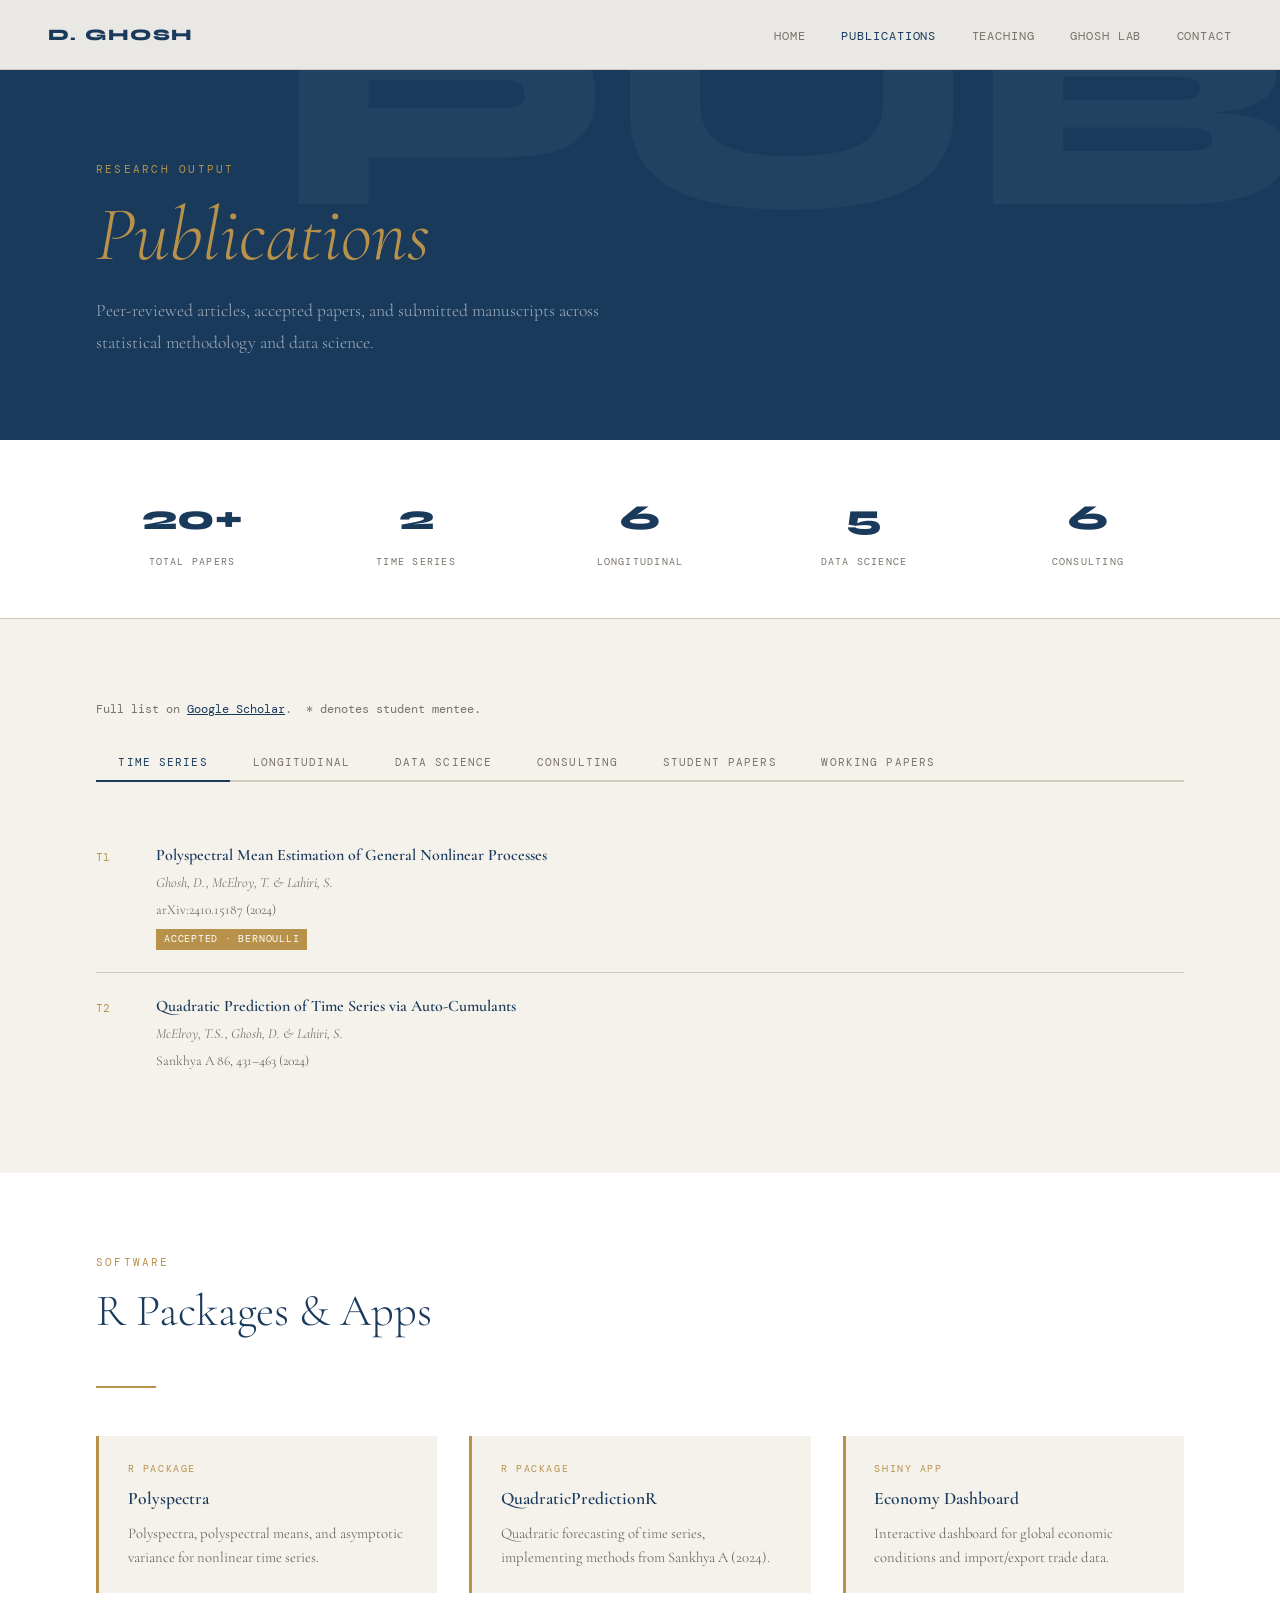
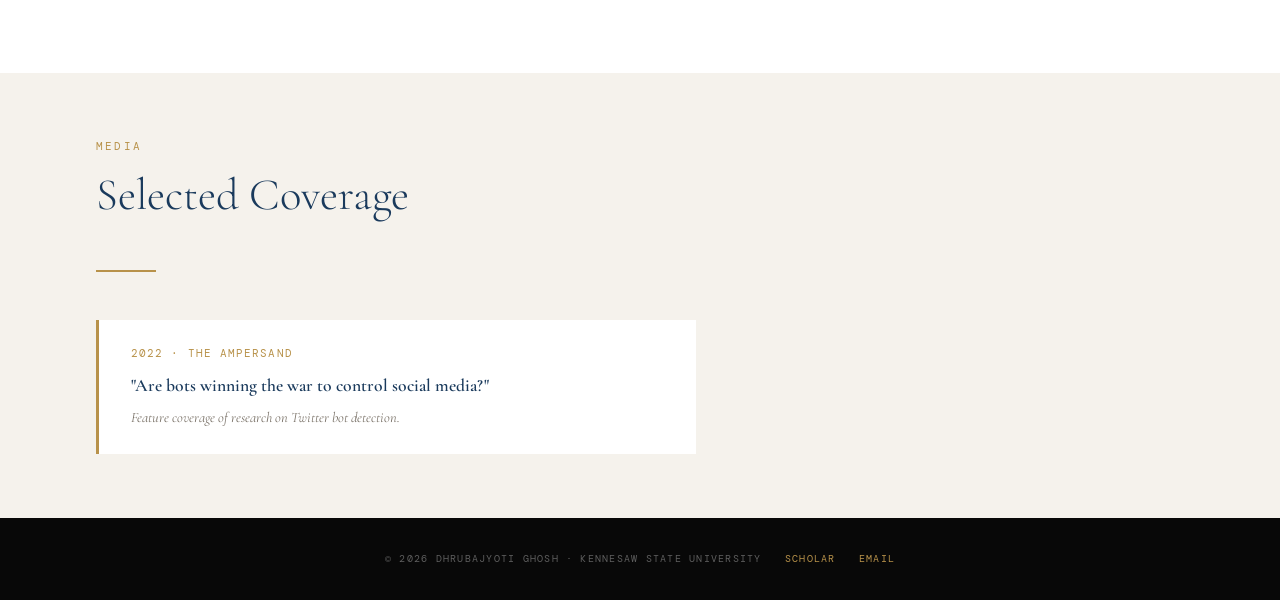
<file: publications.html>
<!DOCTYPE html>
<html lang="en">
<head>
  <meta charset="UTF-8" /><meta name="viewport" content="width=device-width, initial-scale=1.0"/>
  <title>Publications | Dhrubajyoti Ghosh</title>
  <link rel="preconnect" href="https://fonts.googleapis.com">
  <link href="https://fonts.googleapis.com/css2?family=Cormorant+Garamond:ital,wght@0,300;0,400;0,600;1,300;1,400&family=DM+Mono:wght@300;400;500&family=Syne:wght@400;600;700;800&display=swap" rel="stylesheet">
  <link rel="stylesheet" href="style.css">
</head>
<body>

<nav>
  <a href="index.html" class="nav-logo">D. Ghosh</a>
  <ul class="nav-links">
    <li><a href="index.html">Home</a></li>
    <li><a href="publications.html" class="active">Publications</a></li>
    <li><a href="teaching.html">Teaching</a></li>
    <li><a href="lab.html">Ghosh Lab</a></li>
    <li><a href="contact.html">Contact</a></li>
  </ul>
</nav>

<!-- PAGE HERO -->
<div class="page-hero" data-bg="PUB">
  <div class="page-hero-tag">Research Output</div>
  <h1 class="page-hero-title"><em>Publications</em></h1>
  <p class="page-hero-sub">Peer-reviewed articles, accepted papers, and submitted manuscripts across statistical methodology and data science.</p>
</div>

<!-- STATS BAR -->
<div style="background:white;padding:3rem 6rem;display:grid;grid-template-columns:repeat(5,1fr);gap:2rem;border-bottom:1px solid var(--rule);" class="fade-in">
  <div style="text-align:center;"><div style="font-family:'Syne',sans-serif;font-size:2.2rem;font-weight:800;color:var(--accent)">20+</div><div style="font-family:'DM Mono',monospace;font-size:0.65rem;letter-spacing:0.12em;text-transform:uppercase;color:var(--muted);margin-top:0.3rem">Total Papers</div></div>
  <div style="text-align:center;"><div style="font-family:'Syne',sans-serif;font-size:2.2rem;font-weight:800;color:var(--accent)">2</div><div style="font-family:'DM Mono',monospace;font-size:0.65rem;letter-spacing:0.12em;text-transform:uppercase;color:var(--muted);margin-top:0.3rem">Time Series</div></div>
  <div style="text-align:center;"><div style="font-family:'Syne',sans-serif;font-size:2.2rem;font-weight:800;color:var(--accent)">6</div><div style="font-family:'DM Mono',monospace;font-size:0.65rem;letter-spacing:0.12em;text-transform:uppercase;color:var(--muted);margin-top:0.3rem">Longitudinal</div></div>
  <div style="text-align:center;"><div style="font-family:'Syne',sans-serif;font-size:2.2rem;font-weight:800;color:var(--accent)">5</div><div style="font-family:'DM Mono',monospace;font-size:0.65rem;letter-spacing:0.12em;text-transform:uppercase;color:var(--muted);margin-top:0.3rem">Data Science</div></div>
  <div style="text-align:center;"><div style="font-family:'Syne',sans-serif;font-size:2.2rem;font-weight:800;color:var(--accent)">6</div><div style="font-family:'DM Mono',monospace;font-size:0.65rem;letter-spacing:0.12em;text-transform:uppercase;color:var(--muted);margin-top:0.3rem">Consulting</div></div>
</div>

<!-- PUBLICATIONS -->
<section style="padding:5rem 6rem;background:var(--paper);">
  <div style="margin-bottom:1.5rem;">
    <p style="font-family:'DM Mono',monospace;font-size:0.75rem;color:var(--muted);">Full list on <a href="https://scholar.google.com/citations?user=AAVtmXkAAAAJ&hl=en" target="_blank" style="color:var(--accent);">Google Scholar</a>. &nbsp;* denotes student mentee.</p>
  </div>

  <div class="pub-tabs">
    <button class="pub-tab active" onclick="showTab('ts')">Time Series</button>
    <button class="pub-tab" onclick="showTab('long')">Longitudinal</button>
    <button class="pub-tab" onclick="showTab('ds')">Data Science</button>
    <button class="pub-tab" onclick="showTab('consult')">Consulting</button>
    <button class="pub-tab" onclick="showTab('student')">Student Papers</button>
    <button class="pub-tab" onclick="showTab('working')">Working Papers</button>
  </div>

  <!-- TIME SERIES -->
  <div id="tab-ts" class="pub-list active fade-in">
    <div class="pub-item">
      <div class="pub-num">T1</div>
      <div>
        <div class="pub-title">Polyspectral Mean Estimation of General Nonlinear Processes</div>
        <div class="pub-authors">Ghosh, D., McElroy, T. &amp; Lahiri, S.</div>
        <div class="pub-venue">arXiv:2410.15187 (2024)</div>
        <span class="pub-badge gold">Accepted · Bernoulli</span>
      </div>
    </div>
    <div class="pub-item">
      <div class="pub-num">T2</div>
      <div>
        <div class="pub-title">Quadratic Prediction of Time Series via Auto-Cumulants</div>
        <div class="pub-authors">McElroy, T.S., Ghosh, D. &amp; Lahiri, S.</div>
        <div class="pub-venue">Sankhya A 86, 431–463 (2024)</div>
      </div>
    </div>
  </div>

  <!-- LONGITUDINAL -->
  <div id="tab-long" class="pub-list fade-in">
    <div class="pub-item">
      <div class="pub-num">L1</div>
      <div>
        <div class="pub-title">Efficacy Analysis in Clinical Trials: A Comprehensive Review of Statistical and Machine Learning Approaches</div>
        <div class="pub-authors">Ghosh, D. &amp; Pal, S.</div>
        <div class="pub-venue">arXiv:2511.04903 (2026)</div>
        <span class="pub-badge gold">Accepted · New England Journal of Statistics and Data Science</span>
      </div>
    </div>
    <div class="pub-item">
      <div class="pub-num">L2</div>
      <div>
        <div class="pub-title">A Non-Parametric U-Statistic Testing Approach for Multi-Arm Clinical Trials with Multivariate Longitudinal Data</div>
        <div class="pub-authors">Ghosh, D. &amp; Luo, S.</div>
        <div class="pub-venue">Journal of Multivariate Analysis, 105447 (2025)</div>
      </div>
    </div>
    <div class="pub-item">
      <div class="pub-num">L3</div>
      <div>
        <div class="pub-title">A Comprehensive Goodness-of-Fit Test for Covariance Structures in Multivariate Longitudinal Data</div>
        <div class="pub-authors">Ghosh, D., Song, Z., Xiao, L. &amp; Luo, S.</div>
        <div class="pub-venue">Submitted to Biometrics (2025)</div>
        <span class="pub-badge">Under Review</span>
      </div>
    </div>
    <div class="pub-item">
      <div class="pub-num">L4</div>
      <div>
        <div class="pub-title">Power and Sample Size Calculation for Multivariate Longitudinal Trials Using the Longitudinal Rank Sum Test</div>
        <div class="pub-authors">Ghosh, D., Xu, X., Luo, S. et al.</div>
        <div class="pub-venue">Statistics in Medicine 44, e70261 (2025)</div>
      </div>
    </div>
    <div class="pub-item">
      <div class="pub-num">L5</div>
      <div>
        <div class="pub-title">Ensemble Survival Analysis for Preclinical Cognitive Decline Prediction in Alzheimer's Disease Using Longitudinal Biomarkers</div>
        <div class="pub-authors">Ghosh, D., Pal, S., Lutz, M., Luo, S. &amp; ADNI</div>
        <div class="pub-venue">Journal of Alzheimer's Disease (2025)</div>
      </div>
    </div>
    <div class="pub-item">
      <div class="pub-num">L6</div>
      <div>
        <div class="pub-title">A Novel Longitudinal Rank-Sum Test for Multiple Primary Endpoints in Clinical Trials: Applications to Neurodegenerative Disorders</div>
        <div class="pub-authors">Xu, X., Ghosh, D., Luo, S. et al.</div>
        <div class="pub-venue">Statistics in Biopharmaceutical Research (2025)</div>
      </div>
    </div>
  </div>

  <!-- DATA SCIENCE -->
  <div id="tab-ds" class="pub-list fade-in">
    <div class="pub-item">
      <div class="pub-num">D1</div>
      <div>
        <div class="pub-title">Machine Learning Based Bot Detection on X With Temporal and Semantic Feature Integration</div>
        <div class="pub-authors">Ghosh, D., Boettcher, W., Johnston, R. &amp; Lahiri, S.</div>
        <div class="pub-venue">IEEE Transactions on Computational Social Systems (2026)</div>
      </div>
    </div>
    <div class="pub-item">
      <div class="pub-num">D2</div>
      <div>
        <div class="pub-title">Assessing Air Quality Extremes: A Comparative Extreme Value Analysis of Metropolitan Cities Across India and the World</div>
        <div class="pub-authors">Ghosh, D.</div>
        <div class="pub-venue">Environmental Monitoring and Assessment 197, 276 (2025)</div>
      </div>
    </div>
    <div class="pub-item">
      <div class="pub-num">D3</div>
      <div>
        <div class="pub-title">Polyspectral Mean Based Time Series Clustering of Indian Stock Market</div>
        <div class="pub-authors">Ghosh, D.</div>
        <div class="pub-venue">Discover Data 3, 10 (2025)</div>
      </div>
    </div>
    <div class="pub-item">
      <div class="pub-num">D4</div>
      <div>
        <div class="pub-title">THANOS: A Predictive Model of Electoral Campaigns Using Twitter Data and Opinion Polls</div>
        <div class="pub-authors">Ghosh, D., Boettcher, W.A., Johnston, R. &amp; Lahiri, S.</div>
        <div class="pub-venue">Data Science in Science 4, 2484180 (2025)</div>
      </div>
    </div>
    <div class="pub-item">
      <div class="pub-num">D5</div>
      <div>
        <div class="pub-title">Penalized FCI for Causal Structure Learning in a Sparse DAG for Biomarker Discovery in Parkinson's Disease</div>
        <div class="pub-authors">Pal, S., Ghosh, D. &amp; Yang, S.</div>
        <div class="pub-venue">arXiv:2507.00173 (2025)</div>
        <span class="pub-badge gold">Invited Major Revision · Annals of Applied Statistics</span>
      </div>
    </div>
  </div>

  <!-- CONSULTING -->
  <div id="tab-consult" class="pub-list fade-in">
    <div class="pub-item">
      <div class="pub-num">V1</div>
      <div>
        <div class="pub-title">Demographic Distribution Matching between Real World and Virtual Phantom Population</div>
        <div class="pub-authors">Ghosh, D., Tushar, F.I., Dahal, L. et al.</div>
        <div class="pub-venue">arXiv:2507.11511 (2026)</div>
        <span class="pub-badge gold">Accepted · Medical Physics</span>
      </div>
    </div>
    <div class="pub-item">
      <div class="pub-num">V2</div>
      <div>
        <div class="pub-title">Genetic and Biomarker Disclosure Process in a Memory and Aging Study</div>
        <div class="pub-authors">Mayan, I., Roth, H., Ghosh, D. et al.</div>
        <div class="pub-venue">Journal of Alzheimer's Disease (2025)</div>
      </div>
    </div>
    <div class="pub-item">
      <div class="pub-num">V3</div>
      <div>
        <div class="pub-title">XCAT-2.0: A Comprehensive Library of Personalized Digital Twins Derived from CT Scans</div>
        <div class="pub-authors">Dahal, L., Ghojoghnejad, M., Ghosh, D. et al.</div>
        <div class="pub-venue">arXiv:2405.11133 (2024)</div>
      </div>
    </div>
    <div class="pub-item">
      <div class="pub-num">V4</div>
      <div>
        <div class="pub-title">A Systematic Assessment and Optimization of Photon-Counting CT for Lung Density Quantifications</div>
        <div class="pub-authors">Sotoudeh-Paima, S., Segars, W.P., Ghosh, D. et al.</div>
        <div class="pub-venue">Medical Physics 51, 2893–2904 (2024)</div>
      </div>
    </div>
    <div class="pub-item">
      <div class="pub-num">V5</div>
      <div>
        <div class="pub-title">Virtual NLST: Towards Replicating National Lung Screening Trial</div>
        <div class="pub-authors">Tushar, F.I., Vancoillie, L., Ghosh, D. et al.</div>
        <div class="pub-venue">Medical Imaging 2024: Physics of Medical Imaging (2024)</div>
      </div>
    </div>
    <div class="pub-item">
      <div class="pub-num">V6</div>
      <div>
        <div class="pub-title">Virtual Lung Screening Trial (VLST): An In Silico Replica of the National Lung Screening Trial for Lung Cancer Detection</div>
        <div class="pub-authors">Tushar, F.I., Vancoillie, L., Ghosh, D., Luo, S. et al.</div>
        <div class="pub-venue">arXiv:2404.11221 (2024)</div>
      </div>
    </div>
  </div>

  <!-- STUDENT -->
  <div id="tab-student" class="pub-list fade-in">
    <div class="pub-item">
      <div class="pub-num">S1</div>
      <div>
        <div class="pub-title">Derivations for the Cumulative Standardized Binomial EWMA (CSB-EWMA) Control Chart</div>
        <div class="pub-authors">*Muritala, F., Brown, A., Ghosh, D. &amp; Ni, S.</div>
        <div class="pub-venue">arXiv:2601.09968 (2026)</div>
      </div>
    </div>
    <div class="pub-item">
      <div class="pub-num">S2</div>
      <div>
        <div class="pub-title">Integrating Causal Inference with Graph Neural Networks for Alzheimer's Disease Analysis</div>
        <div class="pub-authors">*Peddi, P.K. &amp; Ghosh, D.</div>
        <div class="pub-venue">arXiv:2511.14922 (2025)</div>
      </div>
    </div>
  </div>

  <!-- WORKING PAPERS -->
  <div id="tab-working" class="pub-list fade-in">
    <div class="wp-item"><div class="wp-num">W1</div><div><div class="wp-title">Brain ROI Identification using Cox Fused Graph Constrained LASSO</div><div class="wp-authors">Ghosal, R., Ghosh, D. &amp; Roy, A.</div><span class="wp-status">Working Paper</span></div></div>
    <div class="wp-item"><div class="wp-num">W2</div><div><div class="wp-title">Segmentation Anomaly Detection using Distribution-based Holistic Unsupervised Approach</div><div class="wp-authors">Ghosh, D., Dahal, L., Nejad, M.G., Samei, E., Luo, S. &amp; Lo, J.</div><span class="wp-status">Working Paper</span></div></div>
    <div class="wp-item"><div class="wp-num">W3</div><div><div class="wp-title">Rate of Convergence and Optimal Choice of m in the m-out-of-n Bootstrap for Sample Extremes</div><div class="wp-authors">Ghosh, D. &amp; Lahiri, S.</div><span class="wp-status">Working Paper</span></div></div>
    <div class="wp-item"><div class="wp-num">W4</div><div><div class="wp-title">An RKHS-Based Approach to Efficacy Testing in Longitudinal Clinical Trials</div><div class="wp-authors">Ghosh, D. &amp; Luo, S.</div><span class="wp-status">Working Paper</span></div></div>
    <div class="wp-item"><div class="wp-num">W5</div><div><div class="wp-title">A Holistic Assessment of Psychological and Cognitive Health in Aging Using Long Life Family Study Data</div><div class="wp-authors">Ghosh, D., Luo, S., Arbeev, K., Akushevich, I. &amp; Yashin, A.</div><span class="wp-status">Working Paper</span></div></div>
    <div class="wp-item"><div class="wp-num">W6</div><div><div class="wp-title">Network-Aware High Dimensional Instrumental Variable Regression for Causal Brain ROI Discovery</div><div class="wp-authors">Pal, S. &amp; Ghosh, D.</div><span class="wp-status">Working Paper</span></div></div>
  </div>
</section>

<!-- SOFTWARE -->
<section style="padding:5rem 6rem;background:white;">
  <div class="section-label">Software</div>
  <h2 class="section-title fade-in">R Packages &amp; Apps</h2>
  <div class="divider"></div>
  <div style="display:grid;grid-template-columns:1fr 1fr 1fr;gap:2rem;" class="fade-in">
    <div class="sw-card">
      <div class="sw-type">R Package</div>
      <div class="sw-name">Polyspectra</div>
      <div class="sw-desc">Polyspectra, polyspectral means, and asymptotic variance for nonlinear time series.</div>
    </div>
    <div class="sw-card">
      <div class="sw-type">R Package</div>
      <div class="sw-name">QuadraticPredictionR</div>
      <div class="sw-desc">Quadratic forecasting of time series, implementing methods from Sankhya A (2024).</div>
    </div>
    <div class="sw-card">
      <div class="sw-type">Shiny App</div>
      <div class="sw-name">Economy Dashboard</div>
      <div class="sw-desc">Interactive dashboard for global economic conditions and import/export trade data.</div>
    </div>
  </div>
</section>

<!-- MEDIA -->
<section style="padding:4rem 6rem;background:var(--paper);">
  <div class="section-label">Media</div>
  <h2 class="section-title fade-in">Selected Coverage</h2>
  <div class="divider"></div>
  <div class="fade-in" style="border-left:3px solid var(--gold);padding:1.5rem 2rem;background:white;max-width:600px;">
    <div style="font-family:'DM Mono',monospace;font-size:0.68rem;color:var(--gold);letter-spacing:0.1em;text-transform:uppercase;margin-bottom:0.5rem;">2022 · The Ampersand</div>
    <div style="font-size:1.1rem;font-weight:600;color:var(--accent);">"Are bots winning the war to control social media?"</div>
    <div style="font-size:0.9rem;color:var(--muted);margin-top:0.3rem;font-style:italic;">Feature coverage of research on Twitter bot detection.</div>
  </div>
</section>

<footer>
  &copy; 2026 Dhrubajyoti Ghosh · Kennesaw State University
  <a href="https://scholar.google.com/citations?user=AAVtmXkAAAAJ&hl=en" target="_blank">Scholar</a>
  <a href="mailto:dghosh3@kennesaw.edu">Email</a>
</footer>
<script src="main.js"></script>
</body>
</html>
</file>
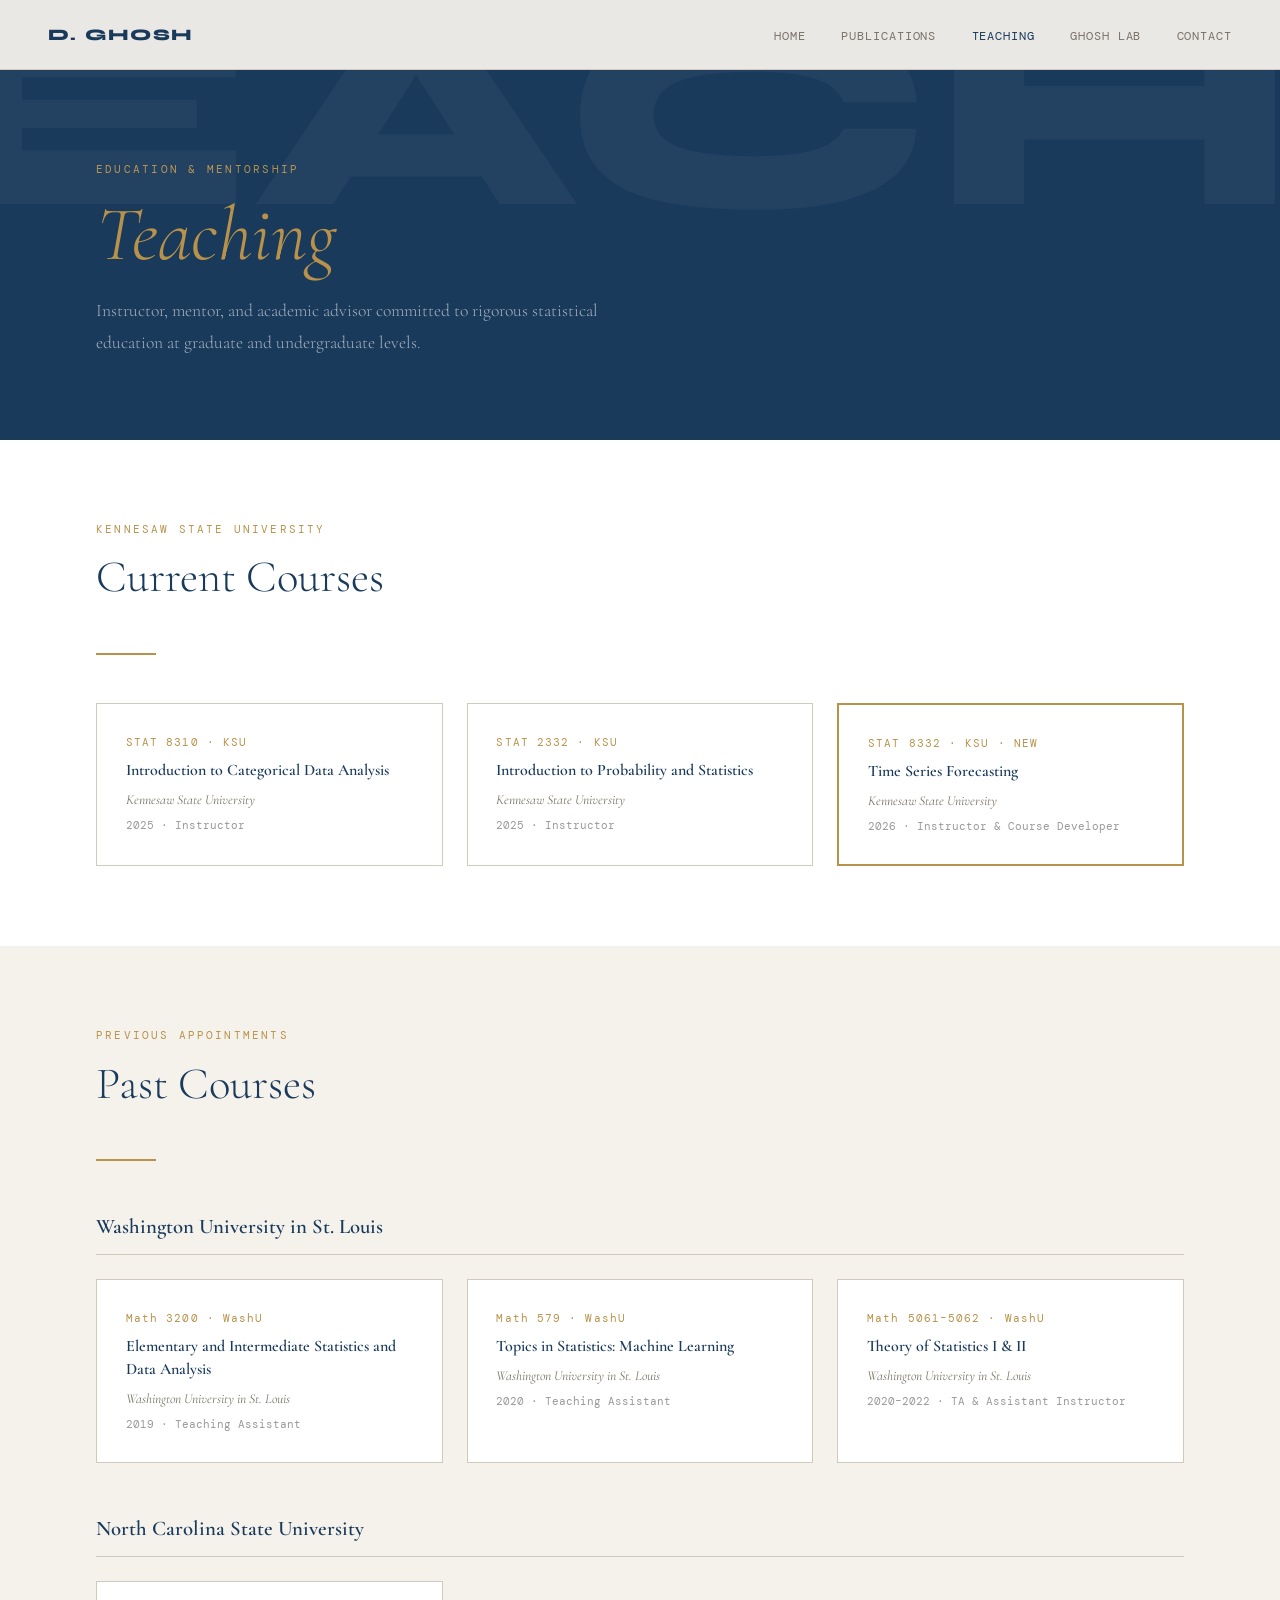
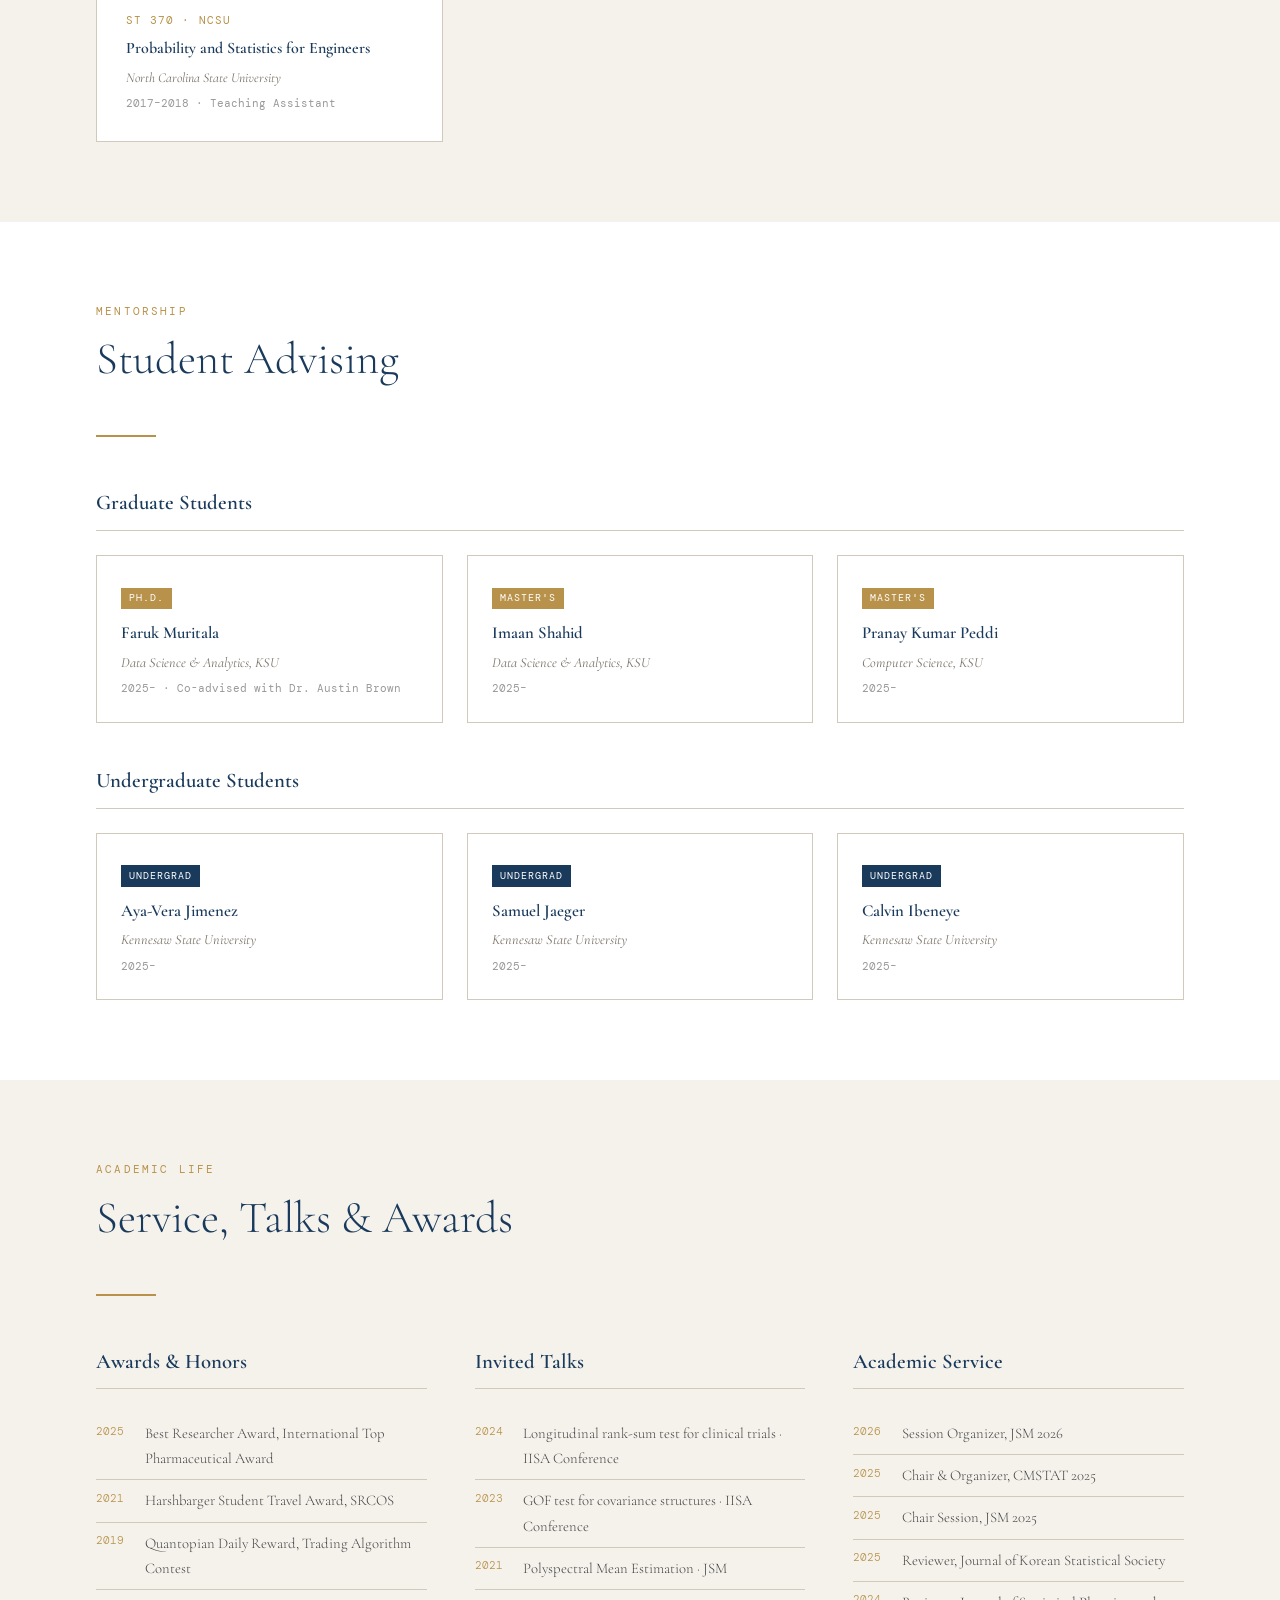
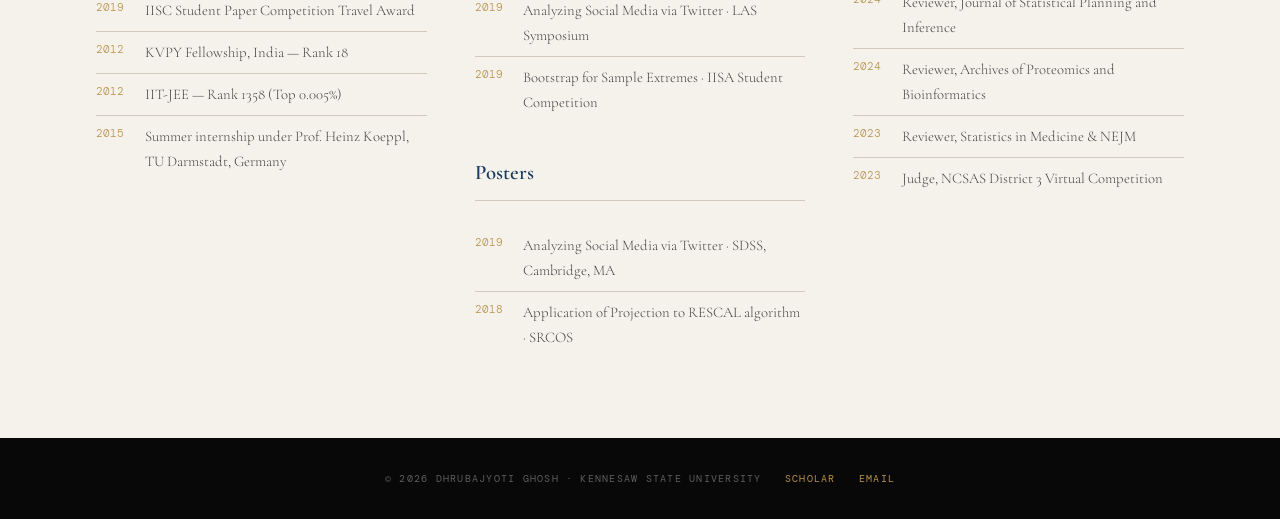
<file: teaching.html>
<!DOCTYPE html>
<html lang="en">
<head>
  <meta charset="UTF-8" /><meta name="viewport" content="width=device-width, initial-scale=1.0"/>
  <title>Teaching | Dhrubajyoti Ghosh</title>
  <link rel="preconnect" href="https://fonts.googleapis.com">
  <link href="https://fonts.googleapis.com/css2?family=Cormorant+Garamond:ital,wght@0,300;0,400;0,600;1,300;1,400&family=DM+Mono:wght@300;400;500&family=Syne:wght@400;600;700;800&display=swap" rel="stylesheet">
  <link rel="stylesheet" href="style.css">
</head>
<body>

<nav>
  <a href="index.html" class="nav-logo">D. Ghosh</a>
  <ul class="nav-links">
    <li><a href="index.html">Home</a></li>
    <li><a href="publications.html">Publications</a></li>
    <li><a href="teaching.html" class="active">Teaching</a></li>
    <li><a href="lab.html">Ghosh Lab</a></li>
    <li><a href="contact.html">Contact</a></li>
  </ul>
</nav>

<!-- PAGE HERO -->
<div class="page-hero" data-bg="TEACH">
  <div class="page-hero-tag">Education &amp; Mentorship</div>
  <h1 class="page-hero-title"><em>Teaching</em></h1>
  <p class="page-hero-sub">Instructor, mentor, and academic advisor committed to rigorous statistical education at graduate and undergraduate levels.</p>
</div>

<!-- CURRENT COURSES -->
<section style="padding:5rem 6rem;background:white;">
  <div class="section-label">Kennesaw State University</div>
  <h2 class="section-title fade-in">Current Courses</h2>
  <div class="divider"></div>
  <div style="display:grid;grid-template-columns:repeat(3,1fr);gap:1.5rem;" class="fade-in">
    <div class="course-card">
      <div class="course-code">STAT 8310 · KSU</div>
      <div class="course-name">Introduction to Categorical Data Analysis</div>
      <div class="course-inst">Kennesaw State University</div>
      <div class="course-year">2025 · Instructor</div>
    </div>
    <div class="course-card">
      <div class="course-code">STAT 2332 · KSU</div>
      <div class="course-name">Introduction to Probability and Statistics</div>
      <div class="course-inst">Kennesaw State University</div>
      <div class="course-year">2025 · Instructor</div>
    </div>
    <div class="course-card" style="border-color:var(--gold);border-width:2px;">
      <div class="course-code">STAT 8332 · KSU · NEW</div>
      <div class="course-name">Time Series Forecasting</div>
      <div class="course-inst">Kennesaw State University</div>
      <div class="course-year">2026 · Instructor &amp; Course Developer</div>
    </div>
  </div>
</section>

<!-- PREVIOUS COURSES -->
<section style="padding:5rem 6rem;background:var(--paper);">
  <div class="section-label">Previous Appointments</div>
  <h2 class="section-title fade-in">Past Courses</h2>
  <div class="divider"></div>

  <div style="margin-bottom:3rem;" class="fade-in">
    <div class="col-heading">Washington University in St. Louis</div>
    <div style="display:grid;grid-template-columns:repeat(3,1fr);gap:1.5rem;">
      <div class="course-card">
        <div class="course-code">Math 3200 · WashU</div>
        <div class="course-name">Elementary and Intermediate Statistics and Data Analysis</div>
        <div class="course-inst">Washington University in St. Louis</div>
        <div class="course-year">2019 · Teaching Assistant</div>
      </div>
      <div class="course-card">
        <div class="course-code">Math 579 · WashU</div>
        <div class="course-name">Topics in Statistics: Machine Learning</div>
        <div class="course-inst">Washington University in St. Louis</div>
        <div class="course-year">2020 · Teaching Assistant</div>
      </div>
      <div class="course-card">
        <div class="course-code">Math 5061–5062 · WashU</div>
        <div class="course-name">Theory of Statistics I &amp; II</div>
        <div class="course-inst">Washington University in St. Louis</div>
        <div class="course-year">2020–2022 · TA &amp; Assistant Instructor</div>
      </div>
    </div>
  </div>

  <div class="fade-in">
    <div class="col-heading">North Carolina State University</div>
    <div style="display:grid;grid-template-columns:repeat(3,1fr);gap:1.5rem;">
      <div class="course-card">
        <div class="course-code">ST 370 · NCSU</div>
        <div class="course-name">Probability and Statistics for Engineers</div>
        <div class="course-inst">North Carolina State University</div>
        <div class="course-year">2017–2018 · Teaching Assistant</div>
      </div>
    </div>
  </div>
</section>

<!-- ADVISING -->
<section style="padding:5rem 6rem;background:white;">
  <div class="section-label">Mentorship</div>
  <h2 class="section-title fade-in">Student Advising</h2>
  <div class="divider"></div>

  <div style="margin-bottom:2.5rem;" class="fade-in">
    <div class="col-heading">Graduate Students</div>
    <div style="display:grid;grid-template-columns:repeat(3,1fr);gap:1.5rem;">
      <div class="student-card">
        <span class="student-badge grad">Ph.D.</span>
        <div class="student-name">Faruk Muritala</div>
        <div class="student-dept">Data Science &amp; Analytics, KSU</div>
        <div class="student-year">2025– · Co-advised with Dr. Austin Brown</div>
      </div>
      <div class="student-card">
        <span class="student-badge grad">Master's</span>
        <div class="student-name">Imaan Shahid</div>
        <div class="student-dept">Data Science &amp; Analytics, KSU</div>
        <div class="student-year">2025–</div>
      </div>
      <div class="student-card">
        <span class="student-badge grad">Master's</span>
        <div class="student-name">Pranay Kumar Peddi</div>
        <div class="student-dept">Computer Science, KSU</div>
        <div class="student-year">2025–</div>
      </div>
    </div>
  </div>

  <div class="fade-in">
    <div class="col-heading">Undergraduate Students</div>
    <div style="display:grid;grid-template-columns:repeat(3,1fr);gap:1.5rem;">
      <div class="student-card">
        <span class="student-badge">Undergrad</span>
        <div class="student-name">Aya-Vera Jimenez</div>
        <div class="student-dept">Kennesaw State University</div>
        <div class="student-year">2025–</div>
      </div>
      <div class="student-card">
        <span class="student-badge">Undergrad</span>
        <div class="student-name">Samuel Jaeger</div>
        <div class="student-dept">Kennesaw State University</div>
        <div class="student-year">2025–</div>
      </div>
      <div class="student-card">
        <span class="student-badge">Undergrad</span>
        <div class="student-name">Calvin Ibeneye</div>
        <div class="student-dept">Kennesaw State University</div>
        <div class="student-year">2025–</div>
      </div>
    </div>
  </div>
</section>

<!-- SERVICE & AWARDS -->
<section style="padding:5rem 6rem;background:var(--paper);">
  <div class="section-label">Academic Life</div>
  <h2 class="section-title fade-in">Service, Talks &amp; Awards</h2>
  <div class="divider"></div>
  <div style="display:grid;grid-template-columns:1fr 1fr 1fr;gap:3rem;" class="fade-in">

    <div>
      <div class="col-heading">Awards &amp; Honors</div>
      <ul class="service-list">
        <li><span class="svc-year">2025</span>Best Researcher Award, International Top Pharmaceutical Award</li>
        <li><span class="svc-year">2021</span>Harshbarger Student Travel Award, SRCOS</li>
        <li><span class="svc-year">2019</span>Quantopian Daily Reward, Trading Algorithm Contest</li>
        <li><span class="svc-year">2019</span>IISC Student Paper Competition Travel Award</li>
        <li><span class="svc-year">2012</span>KVPY Fellowship, India — Rank 18</li>
        <li><span class="svc-year">2012</span>IIT-JEE — Rank 1358 (Top 0.005%)</li>
        <li><span class="svc-year">2015</span>Summer internship under Prof. Heinz Koeppl, TU Darmstadt, Germany</li>
      </ul>
    </div>

    <div>
      <div class="col-heading">Invited Talks</div>
      <ul class="service-list">
        <li><span class="svc-year">2024</span>Longitudinal rank-sum test for clinical trials · IISA Conference</li>
        <li><span class="svc-year">2023</span>GOF test for covariance structures · IISA Conference</li>
        <li><span class="svc-year">2021</span>Polyspectral Mean Estimation · JSM</li>
        <li><span class="svc-year">2019</span>Analyzing Social Media via Twitter · LAS Symposium</li>
        <li><span class="svc-year">2019</span>Bootstrap for Sample Extremes · IISA Student Competition</li>
      </ul>
      <div class="col-heading" style="margin-top:2rem;">Posters</div>
      <ul class="service-list">
        <li><span class="svc-year">2019</span>Analyzing Social Media via Twitter · SDSS, Cambridge, MA</li>
        <li><span class="svc-year">2018</span>Application of Projection to RESCAL algorithm · SRCOS</li>
      </ul>
    </div>

    <div>
      <div class="col-heading">Academic Service</div>
      <ul class="service-list">
        <li><span class="svc-year">2026</span>Session Organizer, JSM 2026</li>
        <li><span class="svc-year">2025</span>Chair &amp; Organizer, CMSTAT 2025</li>
        <li><span class="svc-year">2025</span>Chair Session, JSM 2025</li>
        <li><span class="svc-year">2025</span>Reviewer, Journal of Korean Statistical Society</li>
        <li><span class="svc-year">2024</span>Reviewer, Journal of Statistical Planning and Inference</li>
        <li><span class="svc-year">2024</span>Reviewer, Archives of Proteomics and Bioinformatics</li>
        <li><span class="svc-year">2023</span>Reviewer, Statistics in Medicine &amp; NEJM</li>
        <li><span class="svc-year">2023</span>Judge, NCSAS District 3 Virtual Competition</li>
      </ul>
    </div>

  </div>
</section>

<footer>
  &copy; 2026 Dhrubajyoti Ghosh · Kennesaw State University
  <a href="https://scholar.google.com/citations?user=AAVtmXkAAAAJ&hl=en" target="_blank">Scholar</a>
  <a href="mailto:dghosh3@kennesaw.edu">Email</a>
</footer>
<script src="main.js"></script>
</body>
</html>
</file>
<file: style.css>
:root {
  --ink: #0e0e0e; --paper: #f5f2ec; --accent: #1a3a5c;
  --gold: #b8924a; --light: #e8e3da; --muted: #7a7268; --rule: #d0c9bc;
}
*, *::before, *::after { box-sizing: border-box; margin: 0; padding: 0; }
html { scroll-behavior: smooth; }
body { font-family: 'Cormorant Garamond', Georgia, serif; background: var(--paper); color: var(--ink); font-size: 18px; line-height: 1.7; overflow-x: hidden; }

/* ── NAV ── */
nav { position: fixed; top: 0; left: 0; right: 0; z-index: 100; display: flex; justify-content: space-between; align-items: center; padding: 1.2rem 3rem; background: rgba(245,242,236,0.95); backdrop-filter: blur(8px); border-bottom: 1px solid var(--rule); }
.nav-logo { font-family: 'Syne', sans-serif; font-weight: 800; font-size: 1rem; letter-spacing: 0.12em; text-transform: uppercase; color: var(--accent); text-decoration: none; }
.nav-links { display: flex; gap: 2.2rem; list-style: none; }
.nav-links a { font-family: 'DM Mono', monospace; font-size: 0.72rem; letter-spacing: 0.08em; text-transform: uppercase; color: var(--muted); text-decoration: none; transition: color 0.2s; }
.nav-links a:hover, .nav-links a.active { color: var(--accent); }

/* ── HERO ── */
#hero { min-height: 100vh; display: grid; grid-template-columns: 1fr 1fr; padding-top: 80px; }
.hero-left { display: flex; flex-direction: column; justify-content: center; padding: 5rem 3rem 5rem 6rem; }
.hero-tag { font-family: 'DM Mono', monospace; font-size: 0.7rem; letter-spacing: 0.18em; text-transform: uppercase; color: var(--gold); margin-bottom: 1.5rem; }
.hero-name { font-size: clamp(3rem,5vw,5.5rem); font-weight: 300; line-height: 1.05; color: var(--accent); margin-bottom: 1.2rem; }
.hero-name em { font-style: italic; color: var(--gold); }
.hero-title { font-size: 1.15rem; font-weight: 300; color: var(--muted); margin-bottom: 2.5rem; max-width: 420px; line-height: 1.8; }
.hero-btns { display: flex; gap: 1rem; flex-wrap: wrap; }
.hero-right { background: var(--accent); display: flex; flex-direction: column; justify-content: flex-end; align-items: flex-start; padding: 4rem; position: relative; overflow: hidden; }
.hero-right::before { content: 'DG'; position: absolute; top: -0.1em; right: -0.05em; font-family: 'Cormorant Garamond', serif; font-size: 30vw; font-weight: 600; line-height: 1; color: rgba(255,255,255,0.04); pointer-events: none; }
.hero-stats { display: grid; grid-template-columns: 1fr 1fr; gap: 2.5rem; width: 100%; position: relative; }
.stat-item { border-left: 2px solid var(--gold); padding-left: 1.2rem; }
.stat-num { font-family: 'Syne', sans-serif; font-size: 2.5rem; font-weight: 700; color: white; line-height: 1; }
.stat-label { font-family: 'DM Mono', monospace; font-size: 0.65rem; letter-spacing: 0.12em; text-transform: uppercase; color: rgba(255,255,255,0.5); margin-top: 0.3rem; }

/* ── BUTTONS ── */
.btn { font-family: 'DM Mono', monospace; font-size: 0.72rem; letter-spacing: 0.1em; text-transform: uppercase; padding: 0.8rem 1.8rem; text-decoration: none; transition: all 0.25s; display: inline-block; border: none; cursor: pointer; }
.btn-primary { background: var(--accent); color: white; }
.btn-primary:hover { background: var(--gold); }
.btn-outline { background: transparent; color: var(--accent); border: 1px solid var(--accent); }
.btn-outline:hover { background: var(--accent); color: white; }
.btn-outline-white { background: transparent; color: white; border: 1px solid rgba(255,255,255,0.4); }
.btn-outline-white:hover { background: white; color: var(--accent); }

/* ── SECTION UTILITIES ── */
.section-label { font-family: 'DM Mono', monospace; font-size: 0.68rem; letter-spacing: 0.2em; text-transform: uppercase; color: var(--gold); margin-bottom: 0.8rem; }
.section-title { font-family: 'Cormorant Garamond', serif; font-size: clamp(2rem,3.5vw,3rem); font-weight: 300; color: var(--accent); margin-bottom: 3rem; line-height: 1.2; }
.divider { width: 60px; height: 2px; background: var(--gold); margin-bottom: 3rem; }
.col-heading { font-family: 'Cormorant Garamond', serif; font-size: 1.3rem; font-weight: 600; color: var(--accent); margin-bottom: 1.5rem; border-bottom: 1px solid var(--rule); padding-bottom: 0.6rem; }

/* ── PAGE HERO (interior pages) ── */
.page-hero { background: var(--accent); padding: 10rem 6rem 5rem; position: relative; overflow: hidden; }
.page-hero::before { content: attr(data-bg); position: absolute; right: -0.05em; top: -0.1em; font-family: 'Syne', sans-serif; font-weight: 800; font-size: 22vw; line-height: 1; color: rgba(255,255,255,0.04); pointer-events: none; }
.page-hero-tag { font-family: 'DM Mono', monospace; font-size: 0.7rem; letter-spacing: 0.2em; text-transform: uppercase; color: var(--gold); margin-bottom: 1rem; }
.page-hero-title { font-size: clamp(3rem,6vw,6rem); font-weight: 300; color: white; line-height: 1.05; margin-bottom: 1.2rem; }
.page-hero-title em { font-style: italic; color: var(--gold); }
.page-hero-sub { font-size: 1.1rem; font-weight: 300; color: rgba(255,255,255,0.6); max-width: 560px; line-height: 1.85; }

/* ── TIMELINE ── */
.timeline-item { display: grid; grid-template-columns: 140px 1fr; gap: 2rem; margin-bottom: 2.5rem; padding-bottom: 2.5rem; border-bottom: 1px solid var(--rule); }
.timeline-item:last-child { border-bottom: none; margin-bottom: 0; padding-bottom: 0; }
.tl-year { font-family: 'DM Mono', monospace; font-size: 0.78rem; color: var(--gold); padding-top: 0.25rem; }
.tl-title { font-size: 1.1rem; font-weight: 600; color: var(--accent); }
.tl-sub { font-size: 0.95rem; color: var(--muted); font-style: italic; margin-top: 0.2rem; }
.tl-desc { font-size: 0.92rem; color: #555; margin-top: 0.4rem; font-weight: 300; }

/* ── INFO BLOCKS ── */
.info-block { margin-bottom: 1.8rem; }
.info-label { font-family: 'DM Mono', monospace; font-size: 0.65rem; letter-spacing: 0.15em; text-transform: uppercase; color: var(--gold); margin-bottom: 0.4rem; }
.info-val { font-size: 1rem; color: var(--ink); font-weight: 300; }
.info-val a { color: var(--accent); text-decoration: none; }
.info-val a:hover { text-decoration: underline; }

/* ── PUBLICATIONS ── */
.pub-tabs { display: flex; gap: 0; margin-bottom: 2.5rem; border-bottom: 2px solid var(--rule); flex-wrap: wrap; }
.pub-tab { font-family: 'DM Mono', monospace; font-size: 0.7rem; letter-spacing: 0.1em; text-transform: uppercase; padding: 0.7rem 1.4rem; cursor: pointer; color: var(--muted); border: none; background: none; border-bottom: 2px solid transparent; margin-bottom: -2px; transition: all 0.2s; }
.pub-tab.active { color: var(--accent); border-bottom-color: var(--accent); }
.pub-tab:hover { color: var(--accent); }
.pub-list { display: none; }
.pub-list.active { display: block; }
.pub-item { display: grid; grid-template-columns: 44px 1fr; gap: 1rem; padding: 1.3rem 0; border-bottom: 1px solid var(--rule); }
.pub-item:last-child { border-bottom: none; }
.pub-num { font-family: 'DM Mono', monospace; font-size: 0.7rem; color: var(--gold); padding-top: 0.3rem; }
.pub-title { font-size: 1rem; font-weight: 600; color: var(--accent); line-height: 1.5; }
.pub-authors { font-size: 0.88rem; color: var(--muted); margin-top: 0.25rem; font-style: italic; }
.pub-venue { font-size: 0.85rem; color: #555; margin-top: 0.2rem; font-weight: 300; }
.pub-badge { display: inline-block; font-family: 'DM Mono', monospace; font-size: 0.6rem; letter-spacing: 0.08em; text-transform: uppercase; padding: 0.15rem 0.5rem; margin-top: 0.4rem; background: var(--accent); color: white; }
.pub-badge.gold { background: var(--gold); }

/* ── CARDS ── */
.course-card { border: 1px solid var(--rule); padding: 1.8rem; transition: border-color 0.2s, transform 0.2s; background: white; }
.course-card:hover { border-color: var(--accent); transform: translateY(-3px); }
.course-code { font-family: 'DM Mono', monospace; font-size: 0.68rem; letter-spacing: 0.1em; color: var(--gold); margin-bottom: 0.5rem; }
.course-name { font-size: 1rem; font-weight: 600; color: var(--accent); line-height: 1.4; }
.course-inst { font-size: 0.85rem; color: var(--muted); margin-top: 0.4rem; font-style: italic; }
.course-year { font-family: 'DM Mono', monospace; font-size: 0.68rem; color: #999; margin-top: 0.3rem; }

/* ── QUICK NAV CARDS ── */
.ql-card { border: 1px solid rgba(255,255,255,0.15); padding: 2.5rem 2rem; text-decoration: none; transition: background 0.2s; display: block; }
.ql-card:hover { background: rgba(255,255,255,0.06); }
.ql-icon { font-size: 2rem; margin-bottom: 1rem; }
.ql-title { font-family: 'Syne', sans-serif; font-size: 1.1rem; font-weight: 700; color: white; margin-bottom: 0.4rem; }
.ql-desc { font-family: 'DM Mono', monospace; font-size: 0.65rem; letter-spacing: 0.08em; color: rgba(255,255,255,0.4); text-transform: uppercase; }

/* ── SERVICE LIST ── */
.service-list { list-style: none; }
.service-list li { font-size: 0.92rem; padding: 0.5rem 0; border-bottom: 1px solid var(--rule); color: #444; display: flex; gap: 0.8rem; font-weight: 300; }
.service-list li:last-child { border-bottom: none; }
.svc-year { font-family: 'DM Mono', monospace; font-size: 0.7rem; color: var(--gold); min-width: 36px; padding-top: 0.05rem; }

/* ── STUDENT CARDS ── */
.student-card { padding: 1.5rem; border: 1px solid var(--rule); transition: border-color 0.2s; background: white; }
.student-card:hover { border-color: var(--accent); }
.student-badge { display: inline-block; font-family: 'DM Mono', monospace; font-size: 0.62rem; letter-spacing: 0.1em; text-transform: uppercase; color: white; background: var(--accent); padding: 0.15rem 0.5rem; margin-bottom: 0.6rem; }
.student-badge.grad { background: var(--gold); }
.student-name { font-size: 1.05rem; font-weight: 600; color: var(--accent); }
.student-dept { font-size: 0.88rem; color: var(--muted); font-style: italic; margin-top: 0.2rem; }
.student-year { font-family: 'DM Mono', monospace; font-size: 0.68rem; color: #999; margin-top: 0.3rem; }

/* ── SOFTWARE ── */
.sw-card { border-left: 3px solid var(--gold); padding: 1.5rem 1.5rem 1.5rem 1.8rem; background: var(--paper); }
.sw-type { font-family: 'DM Mono', monospace; font-size: 0.65rem; letter-spacing: 0.15em; text-transform: uppercase; color: var(--gold); margin-bottom: 0.4rem; }
.sw-name { font-size: 1.1rem; font-weight: 600; color: var(--accent); }
.sw-desc { font-size: 0.92rem; color: #555; margin-top: 0.5rem; font-weight: 300; line-height: 1.6; }

/* ── WORKING PAPERS ── */
.wp-item { padding: 1.5rem 0; border-bottom: 1px solid var(--rule); display: grid; grid-template-columns: 44px 1fr; gap: 1rem; }
.wp-item:last-child { border-bottom: none; }
.wp-num { font-family: 'DM Mono', monospace; font-size: 0.7rem; color: var(--gold); padding-top: 0.3rem; }
.wp-title { font-size: 1rem; font-weight: 600; color: var(--accent); line-height: 1.5; }
.wp-authors { font-size: 0.88rem; color: var(--muted); font-style: italic; margin-top: 0.2rem; }
.wp-status { display: inline-block; margin-top: 0.4rem; font-family: 'DM Mono', monospace; font-size: 0.6rem; letter-spacing: 0.08em; text-transform: uppercase; padding: 0.15rem 0.5rem; background: var(--light); color: var(--muted); }

/* ── CONTACT PAGE ── */
.contact-grid { display: grid; grid-template-columns: repeat(3,1fr); gap: 2rem; max-width: 860px; }
.contact-card { padding: 2.5rem; background: white; border-top: 3px solid var(--gold); }
.contact-card-label { font-family: 'DM Mono', monospace; font-size: 0.65rem; letter-spacing: 0.15em; text-transform: uppercase; color: var(--gold); margin-bottom: 0.8rem; }
.contact-card-val { font-size: 1.05rem; color: var(--accent); font-weight: 600; }
.contact-card-val a { color: var(--accent); text-decoration: none; }
.contact-card-val a:hover { text-decoration: underline; }
.contact-card-sub { font-size: 0.88rem; color: var(--muted); margin-top: 0.3rem; font-weight: 300; }

/* ── FOOTER ── */
footer { background: #080808; color: rgba(255,255,255,0.35); text-align: center; padding: 2rem; font-family: 'DM Mono', monospace; font-size: 0.65rem; letter-spacing: 0.12em; text-transform: uppercase; }
footer a { color: var(--gold); text-decoration: none; margin-left: 1rem; }

/* ── ANIMATION ── */
.fade-in { opacity: 0; transform: translateY(24px); transition: opacity 0.7s ease, transform 0.7s ease; }
.fade-in.visible { opacity: 1; transform: none; }

/* ── RESPONSIVE ── */
@media (max-width: 900px) {
  nav { padding: 1rem 1.5rem; }
  .nav-links { gap: 1rem; }
  .nav-links a { font-size: 0.65rem; }
  #hero { grid-template-columns: 1fr; }
  .hero-left { padding: 5rem 1.5rem 3rem; }
  .hero-right { padding: 3rem 1.5rem; min-height: 280px; }
  .page-hero { padding: 8rem 1.5rem 4rem; }
  section, .pad-section { padding: 4rem 1.5rem !important; }
  .two-col { grid-template-columns: 1fr !important; }
  .three-col { grid-template-columns: 1fr 1fr !important; }
  .four-col { grid-template-columns: 1fr 1fr !important; }
  .contact-grid { grid-template-columns: 1fr !important; }
}
</file>
